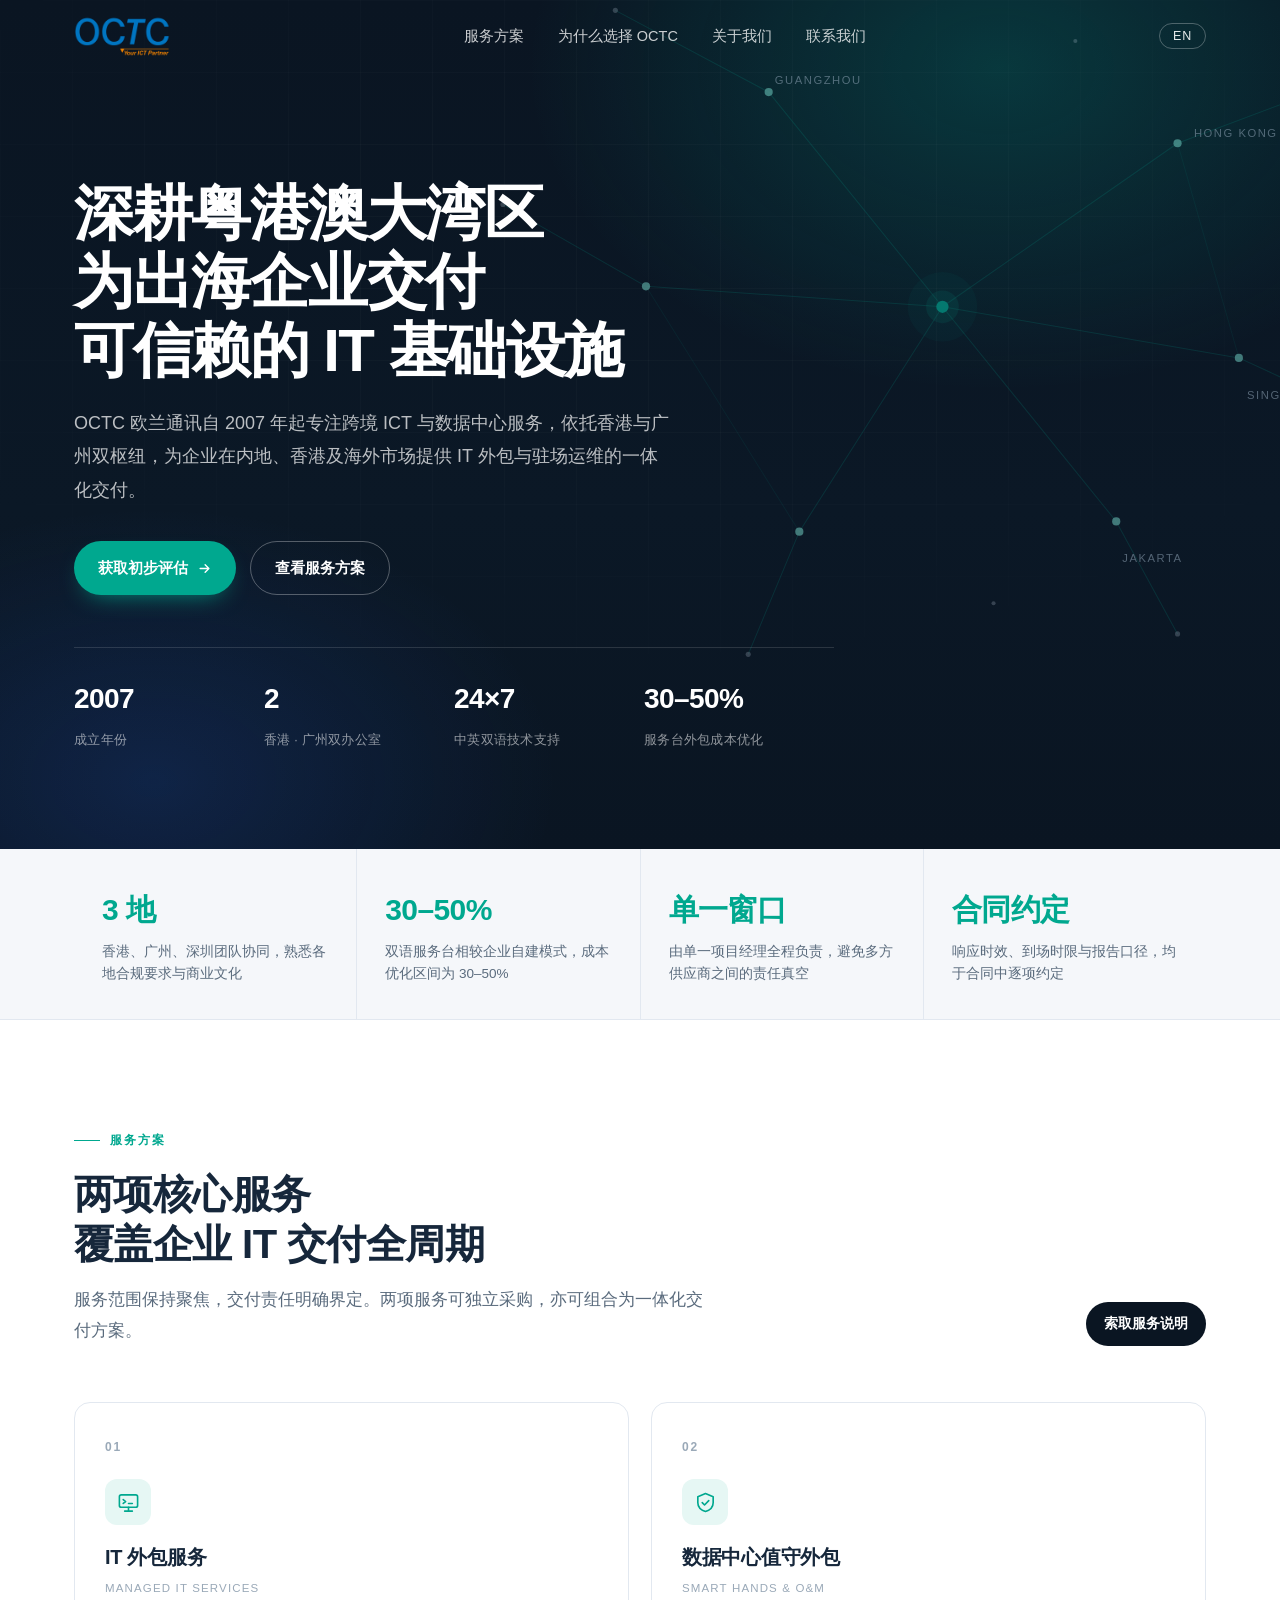
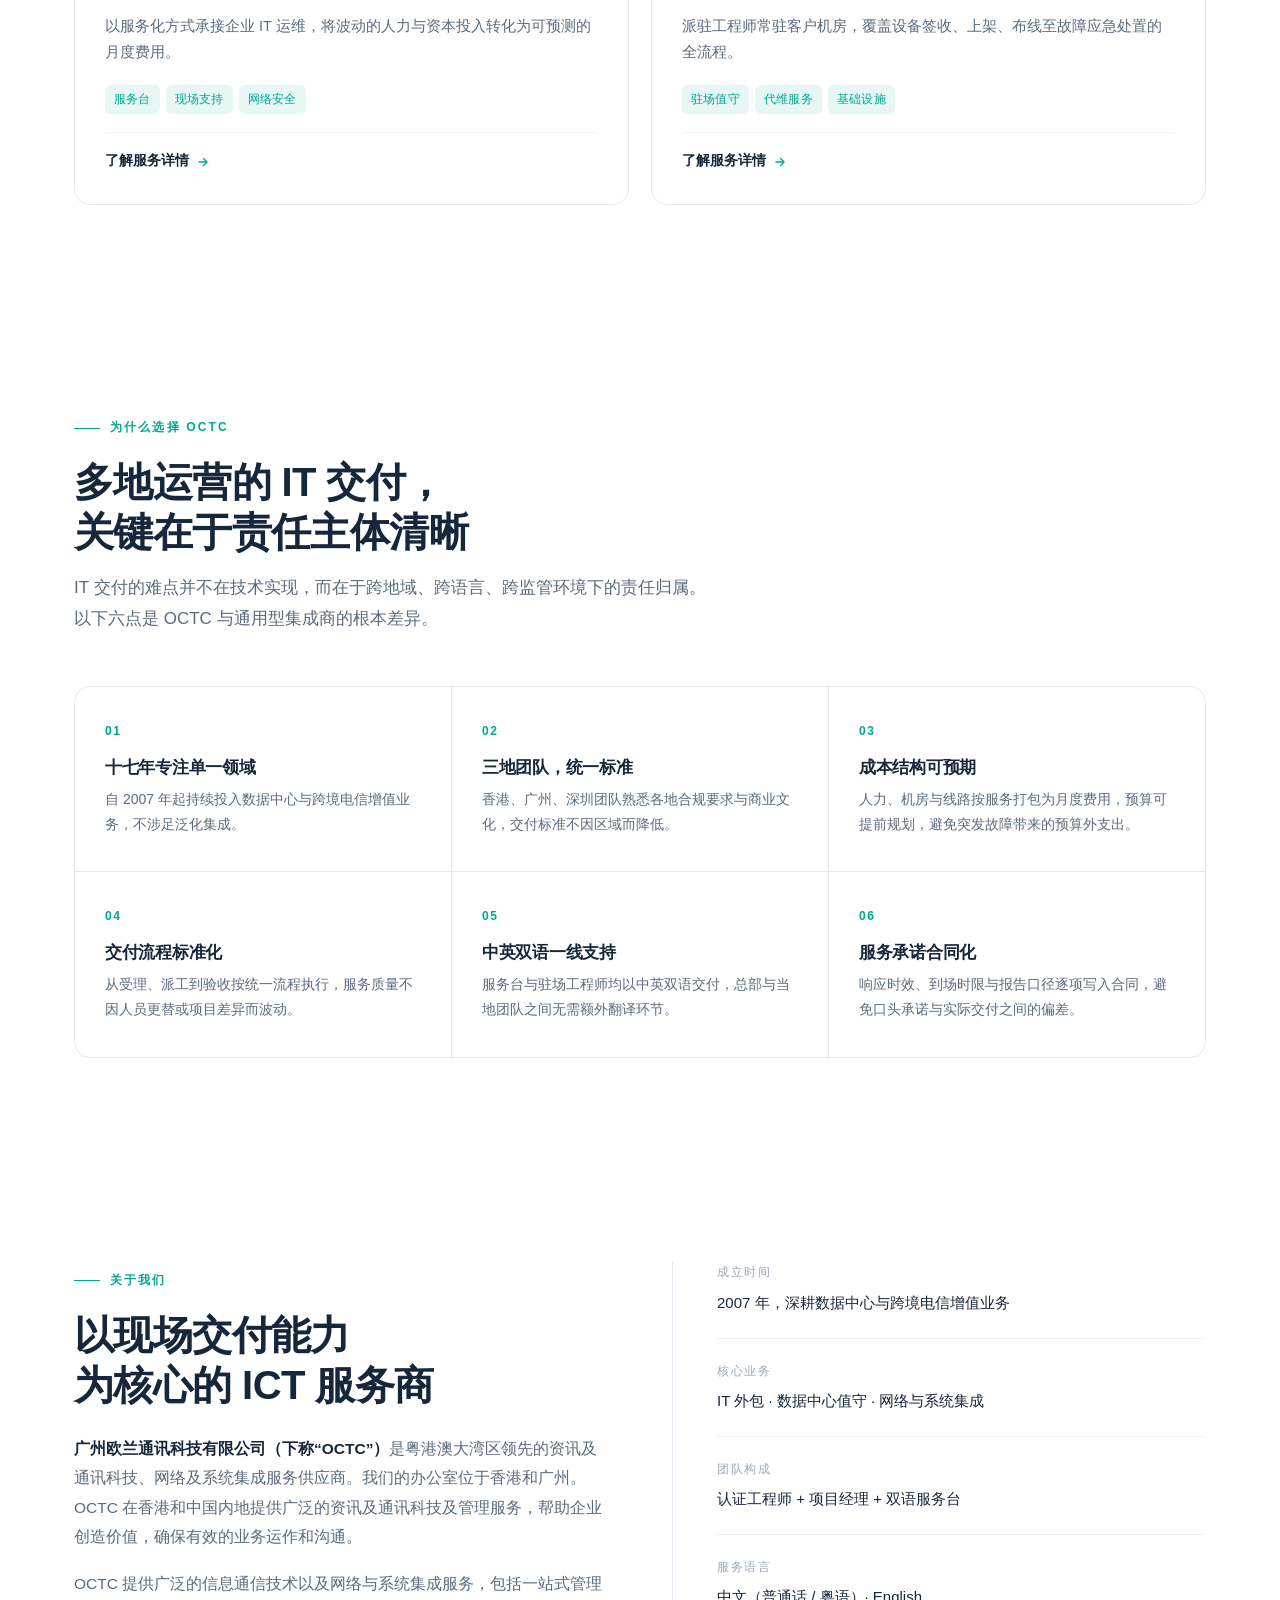
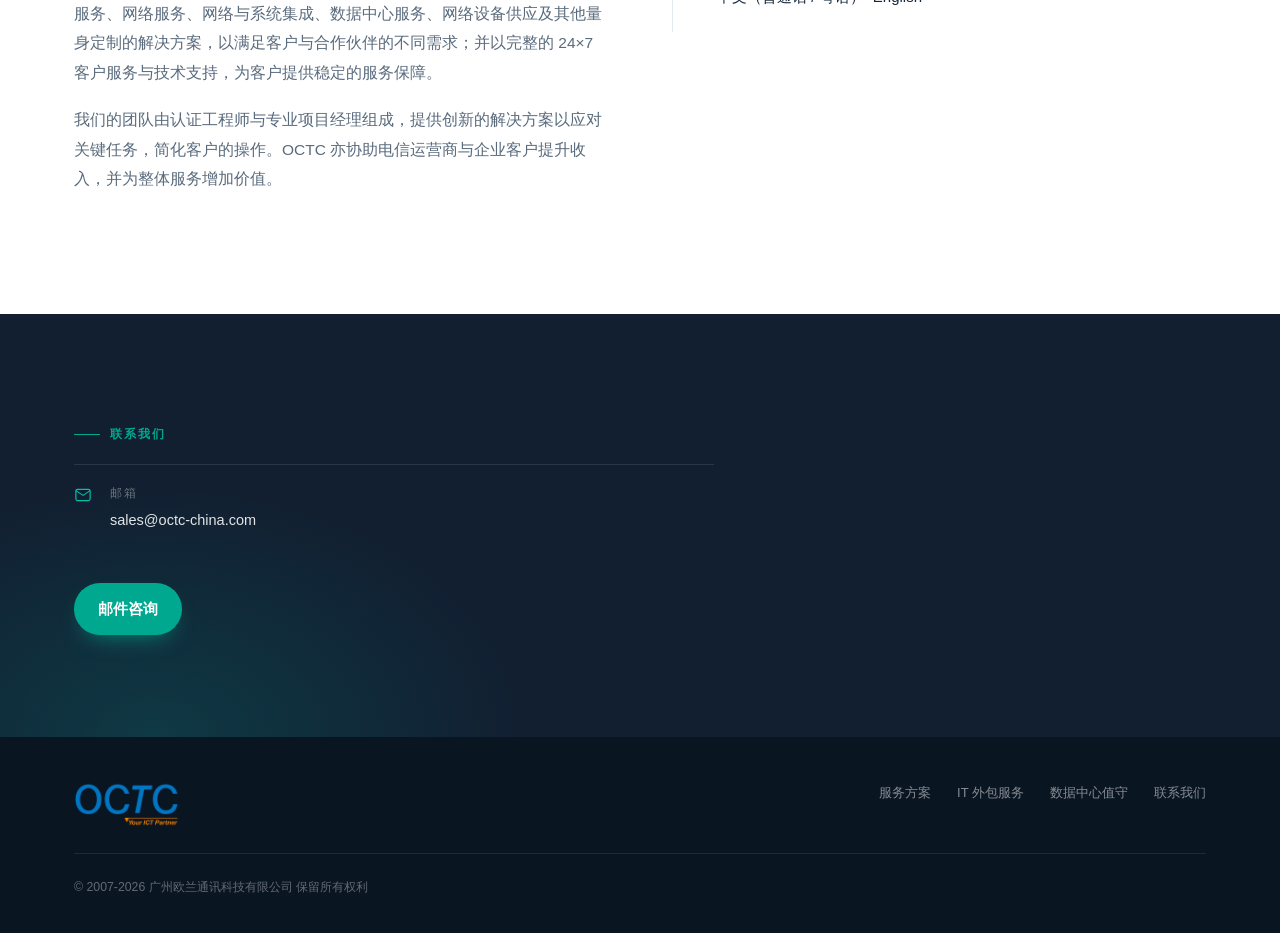
<file: index.html>
<!DOCTYPE html>
<html lang="zh-CN">
<head>
<meta charset="UTF-8">
<meta name="viewport" content="width=device-width, initial-scale=1">
<title data-zh="OCTC 欧兰通讯 | 大湾区出海企业的跨境 IT 交付伙伴" data-en="OCTC | Cross-border IT delivery partner for companies expanding from the GBA">OCTC 欧兰通讯 | 大湾区出海企业的跨境 IT 交付伙伴</title>
<meta name="description" content="OCTC 欧兰通讯成立于 2007 年，香港与广州双办公室，为出海企业提供一站式 IT 外包与数据中心值守服务，覆盖大湾区、东南亚、东北亚与北美主要节点。" data-zh="OCTC 欧兰通讯成立于 2007 年，香港与广州双办公室，为出海企业提供一站式 IT 外包与数据中心值守服务。" data-en="Founded in 2007 with offices in Hong Kong and Guangzhou, OCTC provides one-stop IT outsourcing, colocation and on-site data centre operations.">
<meta name="keywords" content="IT外包,数据中心值守,香港IDC,大湾区IT服务,出海IT支持,跨境专线,网络集成,欧兰通讯,OCTC">
<meta property="og:title" content="OCTC 欧兰通讯 | 大湾区出海企业的跨境 IT 交付伙伴">
<meta property="og:description" content="17 年跨境 ICT 与数据中心交付经验，香港 + 广州双枢纽，一支团队管住你的 IT 现场。">
<meta property="og:type" content="website">
<link rel="icon" href="data:image/svg+xml,<svg xmlns='http://www.w3.org/2000/svg' viewBox='0 0 100 100'><rect width='100' height='100' rx='22' fill='%230A1522'/><circle cx='50' cy='50' r='24' fill='none' stroke='%2300C2A8' stroke-width='7'/><circle cx='50' cy='50' r='7' fill='%2300C2A8'/></svg>">
<link rel="stylesheet" href="assets/style.css">
</head>
<body>

<header id="hdr">
  <div class="wrap bar">
    <a href="index.html" class="logo" aria-label="OCTC">
        <img src="assets/logo.png" alt="OCTC" class="logo-img">
      </a>

    <nav>
      <ul>
        <li><a href="index.html#services" data-zh="服务方案" data-en="Services">服务方案</a></li>
        <li><a href="index.html#why" data-zh="为什么选择 OCTC" data-en="Why OCTC">为什么选择 OCTC</a></li>
        <li><a href="index.html#about" data-zh="关于我们" data-en="About">关于我们</a></li>
        <li><a href="index.html#contact" data-zh="联系我们" data-en="Contact">联系我们</a></li>
      </ul>
    </nav>

    <div class="head-tools">
      <button class="lang" id="langBtn" aria-label="切换语言 / Switch language">EN</button>
      <button class="burger" id="burger" aria-label="菜单" aria-expanded="false">
        <span></span><span></span><span></span>
      </button>
    </div>
  </div>
  <div class="mobile-menu" id="mm">
    <a href="index.html#services" data-zh="服务方案" data-en="Services">服务方案</a>
    <a href="index.html#why" data-zh="为什么选择 OCTC" data-en="Why OCTC">为什么选择 OCTC</a>
    <a href="index.html#about" data-zh="关于我们" data-en="About">关于我们</a>
    <a href="index.html#contact" data-zh="联系我们" data-en="Contact">联系我们</a>
    <button class="lang" id="langBtn2" style="border:1px solid var(--line);color:var(--muted);align-self:flex-start;margin-top:8px">EN</button>
  </div>
</header>

<main id="top">

  <!-- HERO -->
  <section class="hero">
    <div class="grid-lines"></div>
    <svg class="net" viewBox="0 0 900 700" fill="none" aria-hidden="true">
      <g stroke="#00C2A8" stroke-opacity=".26" stroke-width="1">
        <path d="M470 350 L700 190 M470 350 L760 400 M470 350 L640 560 M470 350 L300 140 M470 350 L180 330 M470 350 L330 570"/>
        <path d="M700 190 L860 130 M760 400 L890 460 M640 560 L700 670 M300 140 L150 60 M180 330 L40 250 M330 570 L280 690"/>
        <path d="M700 190 L760 400 M180 330 L330 570" stroke-opacity=".12"/>
      </g>
      <g fill="#00C2A8">
        <circle cx="470" cy="350" r="6"/>
        <circle cx="470" cy="350" r="16" fill-opacity=".16"/>
        <circle cx="470" cy="350" r="34" fill-opacity=".07"/>
      </g>
      <g fill="#7FE8D8" fill-opacity=".85">
        <circle cx="700" cy="190" r="4"/><circle cx="760" cy="400" r="4"/>
        <circle cx="640" cy="560" r="4"/><circle cx="300" cy="140" r="4"/>
        <circle cx="180" cy="330" r="4"/><circle cx="330" cy="570" r="4"/>
      </g>
      <g fill="#B8C7D6" fill-opacity=".45">
        <circle cx="860" cy="130" r="2.5"/><circle cx="890" cy="460" r="2.5"/>
        <circle cx="700" cy="670" r="2.5"/><circle cx="150" cy="60" r="2.5"/>
        <circle cx="40" cy="250" r="2.5"/><circle cx="280" cy="690" r="2.5"/>
        <circle cx="600" cy="90" r="2"/><circle cx="120" cy="470" r="2"/>
        <circle cx="820" cy="270" r="2"/><circle cx="520" cy="640" r="2"/>
      </g>
      <g font-family="Helvetica,Arial" font-size="11" fill="#8FA3B5" letter-spacing="1.5">
        <text x="716" y="184">HONG KONG</text>
        <text x="306" y="132">GUANGZHOU</text>
        <text x="768" y="440">SINGAPORE</text>
        <text x="646" y="600">JAKARTA</text>
      </g>
    </svg>

    <div class="wrap">
      <div class="hero-inner">
        <h1 data-zh="深耕粤港澳大湾区<br>为出海企业交付<br>可信赖的 IT 基础设施" data-en="Rooted in the Greater Bay Area,<br>we deliver IT infrastructure<br>that companies can rely on overseas.">深耕粤港澳大湾区<br>为出海企业交付<br>可信赖的 IT 基础设施</h1>
        <p class="sub" data-zh="OCTC 欧兰通讯自 2007 年起专注跨境 ICT 与数据中心服务，依托香港与广州双枢纽，为企业在内地、香港及海外市场提供 IT 外包与驻场运维的一体化交付。" data-en="Since 2007, OCTC has focused on cross-border ICT and data centre services. With hubs in Hong Kong and Guangzhou, we deliver integrated IT outsourcing and on-site operations across the mainland, Hong Kong and overseas markets.">OCTC 欧兰通讯自 2007 年起专注跨境 ICT 与数据中心服务，依托香港与广州双枢纽，为企业在内地、香港及海外市场提供 IT 外包与驻场运维的一体化交付。</p>
        <div class="hero-cta">
          <a href="#contact" class="btn btn-primary" data-zh="获取初步评估" data-en="Request an assessment">获取初步评估
            <svg viewBox="0 0 24 24" fill="none" stroke="currentColor" stroke-width="2.2" stroke-linecap="round" stroke-linejoin="round"><path d="M5 12h13M13 6l6 6-6 6"/></svg>
          </a>
          <a href="#services" class="btn btn-ghost" data-zh="查看服务方案" data-en="Explore services">查看服务方案</a>
        </div>
        <div class="proof">
          <div><b>2007</b><span data-zh="成立年份" data-en="Established">成立年份</span></div>
          <div><b>2</b><span data-zh="香港 · 广州双办公室" data-en="Offices in HK &amp; Guangzhou">香港 · 广州双办公室</span></div>
          <div><b>24×7</b><span data-zh="中英双语技术支持" data-en="Bilingual support">中英双语技术支持</span></div>
          <div><b>30–50%</b><span data-zh="服务台外包成本优化" data-en="Helpdesk cost saving">服务台外包成本优化</span></div>
        </div>
      </div>
    </div>
  </section>

  <!-- STRIP -->
  <div class="strip">
    <div class="wrap" style="padding:0 24px">
      <div class="row">
        <div class="cell"><b data-zh="3 地" data-en="3 regions">3 地</b><p data-zh="香港、广州、深圳团队协同，熟悉各地合规要求与商业文化" data-en="Hong Kong, Guangzhou and Shenzhen teams, versed in local compliance and business culture">香港、广州、深圳团队协同，熟悉各地合规要求与商业文化</p></div>
        <div class="cell"><b>30–50%</b><p data-zh="双语服务台相较企业自建模式，成本优化区间为 30–50%" data-en="Bilingual service desk delivers 30–50% cost savings versus in-house build">双语服务台相较企业自建模式，成本优化区间为 30–50%</p></div>
        <div class="cell"><b data-zh="单一窗口" data-en="One owner">单一窗口</b><p data-zh="由单一项目经理全程负责，避免多方供应商之间的责任真空" data-en="A single project manager owns the outcome, eliminating gaps between vendors">由单一项目经理全程负责，避免多方供应商之间的责任真空</p></div>
        <div class="cell"><b data-zh="合同约定" data-en="Contractual">合同约定</b><p data-zh="响应时效、到场时限与报告口径，均于合同中逐项约定" data-en="Response times, arrival windows and reporting standards, all defined in contract">响应时效、到场时限与报告口径，均于合同中逐项约定</p></div>
      </div>
    </div>
  </div>

  <!-- SERVICES (summary) -->
  <section id="services">
    <div class="wrap">
      <div class="sec-head" data-reveal>
        <div>
          <div class="eyebrow" data-zh="服务方案" data-en="Services">服务方案</div>
          <h2 class="sec" data-zh="两项核心服务<br>覆盖企业 IT 交付全周期" data-en="Two core services<br>covering the full lifecycle of IT delivery">两项核心服务<br>覆盖企业 IT 交付全周期</h2>
          <p class="lede" data-zh="服务范围保持聚焦，交付责任明确界定。两项服务可独立采购，亦可组合为一体化交付方案。" data-en="A focused service scope with clearly defined accountability. Both services can be engaged independently or combined into an integrated delivery programme.">服务范围保持聚焦，交付责任明确界定。两项服务可独立采购，亦可组合为一体化交付方案。</p>
        </div>
        <a href="index.html#contact" class="btn btn-dark btn-sm" data-zh="索取服务说明" data-en="Request service brief">索取服务说明</a>
      </div>

      <div class="svc-grid">
        <article class="svc" data-reveal>
          <div class="no">01</div>
          <div class="ico"><svg viewBox="0 0 24 24"><rect x="2.5" y="4" width="19" height="13" rx="2"/><path d="M8 21h8M12 17v4M6.5 9l2.5 2-2.5 2M12 13h4"/></svg></div>
          <h3 data-zh="IT 外包服务" data-en="IT Outsourcing">IT 外包服务</h3>
          <div class="en">Managed IT Services</div>
          <p data-zh="以服务化方式承接企业 IT 运维，将波动的人力与资本投入转化为可预测的月度费用。" data-en="IT operations delivered as a service, converting variable staffing and capital spend into a predictable monthly fee.">以服务化方式承接企业 IT 运维，将波动的人力与资本投入转化为可预测的月度费用。</p>
          <div class="svc-tags"><span data-zh="服务台" data-en="Helpdesk">服务台</span><span data-zh="现场支持" data-en="On-site">现场支持</span><span data-zh="网络安全" data-en="Security">网络安全</span></div>
          <a class="svc-link" href="it-outsourcing.html" data-zh="了解服务详情" data-en="View service details">了解服务详情
            <svg viewBox="0 0 24 24"><path d="M5 12h13M13 6l6 6-6 6"/></svg>
          </a>
        </article>


        <article class="svc" data-reveal>
          <div class="no">02</div>
          <div class="ico"><svg viewBox="0 0 24 24"><path d="M12 2.6l8 3.4v6.2c0 4.4-3.2 7.6-8 9.2-4.8-1.6-8-4.8-8-9.2V6z"/><path d="M8.6 12.2l2.4 2.4 4.4-4.6"/></svg></div>
          <h3 data-zh="数据中心值守外包" data-en="On-site DC Operations">数据中心值守外包</h3>
          <div class="en">Smart Hands &amp; O&amp;M</div>
          <p data-zh="派驻工程师常驻客户机房，覆盖设备签收、上架、布线至故障应急处置的全流程。" data-en="Engineers stationed inside client facilities, covering everything from equipment receipt and racking to incident response.">派驻工程师常驻客户机房，覆盖设备签收、上架、布线至故障应急处置的全流程。</p>
          <div class="svc-tags"><span data-zh="驻场值守" data-en="On-site cover">驻场值守</span><span data-zh="代维服务" data-en="Managed O&amp;M">代维服务</span><span data-zh="基础设施" data-en="Facilities">基础设施</span></div>
          <a class="svc-link" href="data-centre-onsite.html" data-zh="了解服务详情" data-en="View service details">了解服务详情
            <svg viewBox="0 0 24 24"><path d="M5 12h13M13 6l6 6-6 6"/></svg>
          </a>
        </article>
      </div>
    </div>
  </section>

  <!-- WHY -->
  <section id="why">
    <div class="wrap">
      <div style="max-width:680px;margin-bottom:52px" data-reveal>
        <div class="eyebrow" data-zh="为什么选择 OCTC" data-en="Why OCTC">为什么选择 OCTC</div>
        <h2 class="sec" data-zh="多地运营的 IT 交付，<br>关键在于责任主体清晰" data-en="In multi-location IT delivery,<br>clear ownership makes the difference">多地运营的 IT 交付，<br>关键在于责任主体清晰</h2>
        <p class="lede" data-zh="IT 交付的难点并不在技术实现，而在于跨地域、跨语言、跨监管环境下的责任归属。以下六点是 OCTC 与通用型集成商的根本差异。" data-en="The difficulty in IT delivery is not technical implementation, but ownership across locations, languages and regulatory environments. These six points define how OCTC differs from generalist integrators.">IT 交付的难点并不在技术实现，而在于跨地域、跨语言、跨监管环境下的责任归属。以下六点是 OCTC 与通用型集成商的根本差异。</p>
      </div>

      <div class="why-grid">
        <div class="why-cell" data-reveal><div class="k">01</div><h3 data-zh="十七年专注单一领域" data-en="17 years in one discipline">十七年专注单一领域</h3><p data-zh="自 2007 年起持续投入数据中心与跨境电信增值业务，不涉足泛化集成。" data-en="Continuously focused on data centres and cross-border telecom services since 2007, without diversifying into general integration.">自 2007 年起持续投入数据中心与跨境电信增值业务，不涉足泛化集成。</p></div>
        <div class="why-cell" data-reveal><div class="k">02</div><h3 data-zh="三地团队，统一标准" data-en="Three regions, one standard">三地团队，统一标准</h3><p data-zh="香港、广州、深圳团队熟悉各地合规要求与商业文化，交付标准不因区域而降低。" data-en="Teams in Hong Kong, Guangzhou and Shenzhen understand local compliance and business culture; delivery standards do not vary by region.">香港、广州、深圳团队熟悉各地合规要求与商业文化，交付标准不因区域而降低。</p></div>
        <div class="why-cell" data-reveal><div class="k">03</div><h3 data-zh="成本结构可预期" data-en="Predictable cost structure">成本结构可预期</h3><p data-zh="人力、机房与线路按服务打包为月度费用，预算可提前规划，避免突发故障带来的预算外支出。" data-en="Staffing, space and circuits packaged into a monthly fee, so budgets are planned in advance without incident-driven overruns.">人力、机房与线路按服务打包为月度费用，预算可提前规划，避免突发故障带来的预算外支出。</p></div>
        <div class="why-cell" data-reveal><div class="k">04</div><h3 data-zh="交付流程标准化" data-en="Standardised delivery process">交付流程标准化</h3><p data-zh="从受理、派工到验收按统一流程执行，服务质量不因人员更替或项目差异而波动。" data-en="From intake and dispatch to acceptance, delivery follows one process, so service quality does not vary with personnel changes or project type.">从受理、派工到验收按统一流程执行，服务质量不因人员更替或项目差异而波动。</p></div>
        <div class="why-cell" data-reveal><div class="k">05</div><h3 data-zh="中英双语一线支持" data-en="Bilingual first-line support">中英双语一线支持</h3><p data-zh="服务台与驻场工程师均以中英双语交付，总部与当地团队之间无需额外翻译环节。" data-en="Service desk and on-site engineers work in Chinese and English, removing the translation layer between headquarters and local teams.">服务台与驻场工程师均以中英双语交付，总部与当地团队之间无需额外翻译环节。</p></div>
        <div class="why-cell" data-reveal><div class="k">06</div><h3 data-zh="服务承诺合同化" data-en="Commitments in contract">服务承诺合同化</h3><p data-zh="响应时效、到场时限与报告口径逐项写入合同，避免口头承诺与实际交付之间的偏差。" data-en="Response times, arrival windows and reporting standards written into contract, closing the gap between verbal commitments and delivery.">响应时效、到场时限与报告口径逐项写入合同，避免口头承诺与实际交付之间的偏差。</p></div>
      </div>
    </div>
  </section>

  <!-- ABOUT -->
  <section id="about">
    <div class="wrap">
      <div class="about-layout">
        <div data-reveal>
          <div class="eyebrow" data-zh="关于我们" data-en="About us">关于我们</div>
          <h2 class="sec" data-zh="以现场交付能力<br>为核心的 ICT 服务商" data-en="An ICT provider built<br>around on-site delivery capability">以现场交付能力<br>为核心的 ICT 服务商</h2>
          <div class="about-body" style="margin-top:24px">
            <p data-zh="<strong>广州欧兰通讯科技有限公司（下称“OCTC”）</strong>是粤港澳大湾区领先的资讯及通讯科技、网络及系统集成服务供应商。我们的办公室位于香港和广州。OCTC 在香港和中国内地提供广泛的资讯及通讯科技及管理服务，帮助企业创造价值，确保有效的业务运作和沟通。" data-en="<strong>Guangzhou OCTC Communication Technology Co., Ltd. (hereinafter “OCTC”)</strong> is a leading information and communications technology, network and systems integration service provider in the Greater Bay Area, with offices in Hong Kong and Guangzhou. OCTC delivers a broad range of ICT and management services across Hong Kong and mainland China, helping enterprises create value and maintain effective operations and communication."><strong>广州欧兰通讯科技有限公司（下称“OCTC”）</strong>是粤港澳大湾区领先的资讯及通讯科技、网络及系统集成服务供应商。我们的办公室位于香港和广州。OCTC 在香港和中国内地提供广泛的资讯及通讯科技及管理服务，帮助企业创造价值，确保有效的业务运作和沟通。</p>
            <p data-zh="OCTC 提供广泛的信息通信技术以及网络与系统集成服务，包括一站式管理服务、网络服务、网络与系统集成、数据中心服务、网络设备供应及其他量身定制的解决方案，以满足客户与合作伙伴的不同需求；并以完整的 24×7 客户服务与技术支持，为客户提供稳定的服务保障。" data-en="OCTC provides a wide range of information and communications technology, network and systems integration services — including one-stop managed services, network services, network and systems integration, data centre services, network equipment supply and other tailored solutions — to meet the varied requirements of clients and partners, backed by comprehensive 24×7 customer service and technical support.">OCTC 提供广泛的信息通信技术以及网络与系统集成服务，包括一站式管理服务、网络服务、网络与系统集成、数据中心服务、网络设备供应及其他量身定制的解决方案，以满足客户与合作伙伴的不同需求；并以完整的 24×7 客户服务与技术支持，为客户提供稳定的服务保障。</p>
            <p data-zh="我们的团队由认证工程师与专业项目经理组成，提供创新的解决方案以应对关键任务，简化客户的操作。OCTC 亦协助电信运营商与企业客户提升收入，并为整体服务增加价值。" data-en="Our team of certified engineers and professional project managers delivers innovative solutions for mission-critical requirements, simplifying our clients' operations. OCTC also helps carriers and enterprise clients improve revenue and adds value to the overall service.">我们的团队由认证工程师与专业项目经理组成，提供创新的解决方案以应对关键任务，简化客户的操作。OCTC 亦协助电信运营商与企业客户提升收入，并为整体服务增加价值。</p>
          </div>
        </div>

        <aside class="about-side" data-reveal>
          <dl>
            <div class="side-item"><dt data-zh="成立时间" data-en="Founded">成立时间</dt><dd data-zh="2007 年，深耕数据中心与跨境电信增值业务" data-en="2007 — data centres and cross-border telecom services">2007 年，深耕数据中心与跨境电信增值业务</dd></div>
            <div class="side-item"><dt data-zh="核心业务" data-en="Core lines">核心业务</dt><dd data-zh="IT 外包 · 数据中心值守 · 网络与系统集成" data-en="IT outsourcing · On-site DC operations · Network &amp; systems integration">IT 外包 · 数据中心值守 · 网络与系统集成</dd></div>
            <div class="side-item"><dt data-zh="团队构成" data-en="Team">团队构成</dt><dd data-zh="认证工程师 + 项目经理 + 双语服务台" data-en="Certified engineers, project managers and a bilingual service desk">认证工程师 + 项目经理 + 双语服务台</dd></div>
            <div class="side-item"><dt data-zh="服务语言" data-en="Languages">服务语言</dt><dd data-zh="中文（普通话 / 粤语）· English" data-en="Chinese (Mandarin / Cantonese) · English">中文（普通话 / 粤语）· English</dd></div>
          </dl>
        </aside>
      </div>
    </div>
  </section>

  <!-- CONTACT -->
  <section class="contact" id="contact">
    <div class="wrap">
      <div class="contact-grid">
        <div class="contact-left" data-reveal>
          <div class="eyebrow" data-zh="联系我们" data-en="Contact">联系我们</div>

          <div class="c-item">
            <div class="ci"><svg viewBox="0 0 24 24"><rect x="2.5" y="4.5" width="19" height="15" rx="2.4"/><path d="M3 6.5l9 6 9-6"/></svg></div>
            <div>
              <small data-zh="邮箱" data-en="Email">邮箱</small>
              <a href="mailto:sales@octc-china.com">sales@octc-china.com</a>
            </div>
          </div>

          <a class="btn btn-primary mail-cta" href="mailto:sales@octc-china.com" data-zh="邮件咨询" data-en="Contact by email">邮件咨询</a>
        </div>
      </div>
    </div>
  </section>
</main>

<footer>
  <div class="wrap">
    <div class="f-top">
      <div class="logo">
          <img src="assets/logo.png" alt="OCTC" class="logo-img">
        </div>
      <div class="f-links">
        <a href="index.html#services" data-zh="服务方案" data-en="Services">服务方案</a>
        <a href="it-outsourcing.html" data-zh="IT 外包服务" data-en="IT Outsourcing">IT 外包服务</a>
        <a href="data-centre-onsite.html" data-zh="数据中心值守" data-en="On-site operations">数据中心值守</a>
        <a href="index.html#contact" data-zh="联系我们" data-en="Contact">联系我们</a>
      </div>
    </div>
    <div class="f-bot">
      <span data-zh="© 2007-2026 广州欧兰通讯科技有限公司 保留所有权利" data-en="© 2007-2026 Guangzhou OCTC Communication Technology Co., Ltd. All rights reserved.">© 2007-2026 广州欧兰通讯科技有限公司 保留所有权利</span>
    </div>
  </div>
</footer>

<script src="assets/app.js"></script>
</body>
</html>
</file>
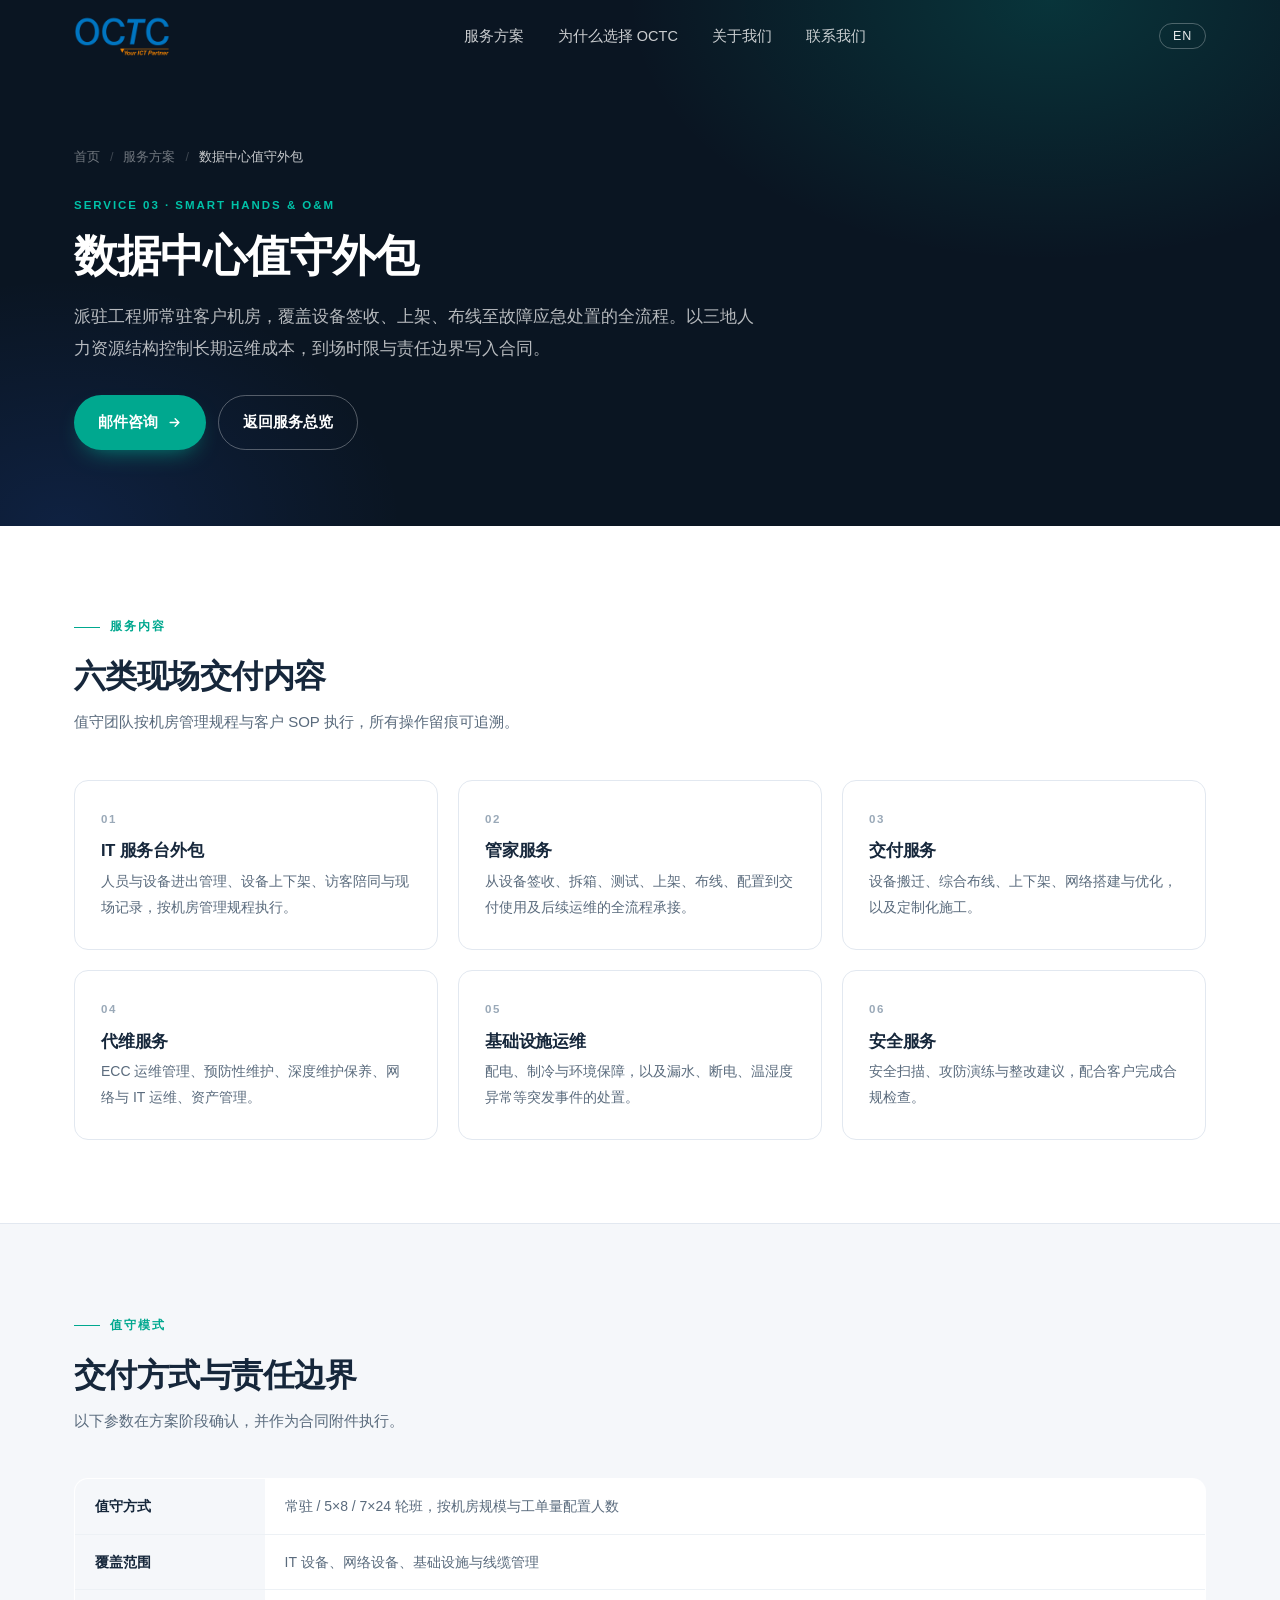
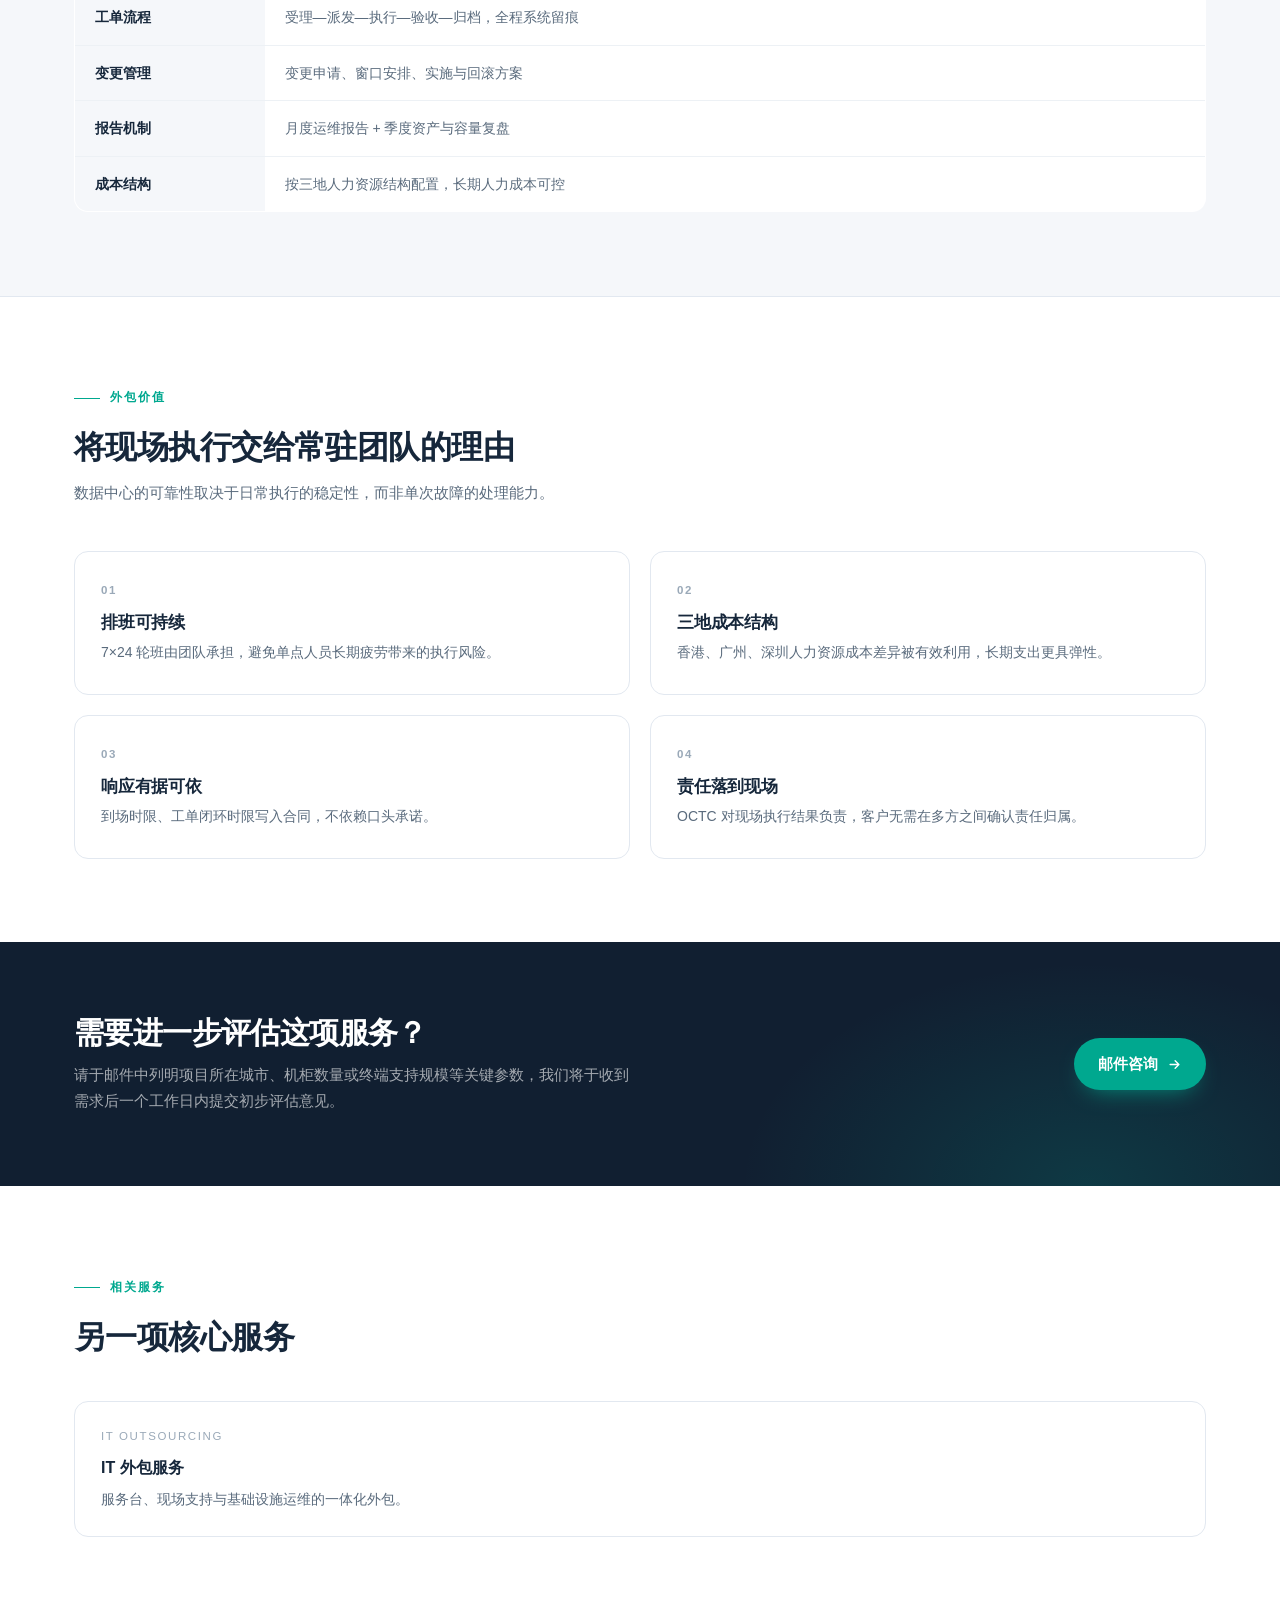
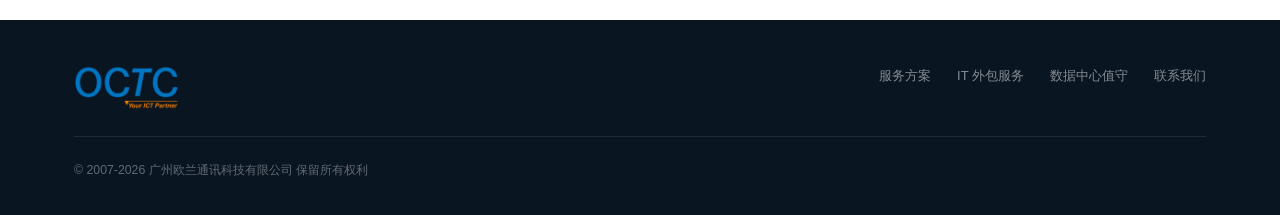
<file: data-centre-onsite.html>
<!DOCTYPE html>
<html lang="zh-CN">
<head>
<meta charset="UTF-8">
<meta name="viewport" content="width=device-width, initial-scale=1">
<title data-zh="数据中心值守外包 | OCTC 欧兰通讯" data-en="On-site Data Centre Operations | OCTC">数据中心值守外包 | OCTC 欧兰通讯</title>
<meta name="description" content="OCTC 数据中心值守外包：驻场工程师、管家服务、设备搬迁与综合布线、ECC 代维、基础设施运维与安全服务，7×24 轮班，到场时限写入合同。" data-zh="OCTC 数据中心值守外包：驻场工程师、管家服务、设备搬迁与综合布线、ECC 代维、基础设施运维与安全服务，7×24 轮班，到场时限写入合同。" data-en="OCTC on-site data centre operations: resident engineers, concierge service, relocation and cabling, ECC managed O&M, facility operations and security services.">
<meta name="keywords" content="IT外包,数据中心值守,香港IDC,大湾区IT服务,跨境专线,网络集成,欧兰通讯,OCTC">
<meta property="og:title" content="数据中心值守外包 | OCTC 欧兰通讯">
<meta property="og:description" content="OCTC 数据中心值守外包：驻场工程师、管家服务、设备搬迁与综合布线、ECC 代维、基础设施运维与安全服务，7×24 轮班，到场时限写入合同。">
<meta property="og:type" content="article">
<link rel="icon" href="data:image/svg+xml,<svg xmlns='http://www.w3.org/2000/svg' viewBox='0 0 100 100'><rect width='100' height='100' rx='22' fill='%230A1522'/><circle cx='50' cy='50' r='24' fill='none' stroke='%2300C2A8' stroke-width='7'/><circle cx='50' cy='50' r='7' fill='%2300C2A8'/></svg>">
<link rel="stylesheet" href="assets/style.css">
</head>
<body>

<header id="hdr">
  <div class="wrap bar">
    <a href="index.html" class="logo" aria-label="OCTC">
        <img src="assets/logo.png" alt="OCTC" class="logo-img">
      </a>

    <nav>
      <ul>
        <li><a href="index.html#services" data-zh="服务方案" data-en="Services">服务方案</a></li>
        <li><a href="index.html#why" data-zh="为什么选择 OCTC" data-en="Why OCTC">为什么选择 OCTC</a></li>
        <li><a href="index.html#about" data-zh="关于我们" data-en="About">关于我们</a></li>
        <li><a href="index.html#contact" data-zh="联系我们" data-en="Contact">联系我们</a></li>
      </ul>
    </nav>

    <div class="head-tools">
      <button class="lang" id="langBtn" aria-label="切换语言 / Switch language">EN</button>
      <button class="burger" id="burger" aria-label="菜单" aria-expanded="false">
        <span></span><span></span><span></span>
      </button>
    </div>
  </div>
  <div class="mobile-menu" id="mm">
    <a href="index.html#services" data-zh="服务方案" data-en="Services">服务方案</a>
    <a href="index.html#why" data-zh="为什么选择 OCTC" data-en="Why OCTC">为什么选择 OCTC</a>
    <a href="index.html#about" data-zh="关于我们" data-en="About">关于我们</a>
    <a href="index.html#contact" data-zh="联系我们" data-en="Contact">联系我们</a>
    <button class="lang" id="langBtn2" style="border:1px solid var(--line);color:var(--muted);align-self:flex-start;margin-top:8px">EN</button>
  </div>
</header>

<main>
  <section class="page-hero">
    <div class="wrap">
      <div class="crumb"><a href="index.html" data-zh="首页" data-en="Home">首页</a><i>/</i><a href="index.html#services" data-zh="服务方案" data-en="Services">服务方案</a><i>/</i><b data-zh="数据中心值守外包" data-en="On-site DC Operations">数据中心值守外包</b></div>
      <div class="kicker">SERVICE 03 · SMART HANDS &amp; O&M</div>
      <h1 data-zh="数据中心值守外包" data-en="On-site DC Operations">数据中心值守外包</h1>
      <p class="lead" data-zh="派驻工程师常驻客户机房，覆盖设备签收、上架、布线至故障应急处置的全流程。以三地人力资源结构控制长期运维成本，到场时限与责任边界写入合同。" data-en="Engineers stationed inside client facilities, covering everything from equipment receipt and racking to incident response. Long-term operating cost is controlled through the three-region labour structure, with arrival windows and accountability defined in contract.">派驻工程师常驻客户机房，覆盖设备签收、上架、布线至故障应急处置的全流程。以三地人力资源结构控制长期运维成本，到场时限与责任边界写入合同。</p>
      <div class="hero-cta">
        <a href="mailto:sales@octc-china.com" class="btn btn-primary" data-zh="邮件咨询" data-en="Contact by email">邮件咨询 <svg viewBox="0 0 24 24" fill="none" stroke="currentColor" stroke-width="2.2" stroke-linecap="round" stroke-linejoin="round"><path d="M5 12h13M13 6l6 6-6 6"/></svg></a>
        <a href="index.html#services" class="btn btn-ghost" data-zh="返回服务总览" data-en="Back to services">返回服务总览</a>
      </div>
    </div>
  </section>
  <section class="detail-sec">
    <div class="wrap">
      <div class="detail-head" data-reveal>
        <div class="eyebrow" data-zh="服务内容" data-en="Scope of service">服务内容</div>
        <h2 data-zh="六类现场交付内容" data-en="Six on-site delivery areas">六类现场交付内容</h2>
        <p data-zh="值守团队按机房管理规程与客户 SOP 执行，所有操作留痕可追溯。" data-en="The on-site team works to facility procedures and client SOPs, with every operation recorded and traceable.">值守团队按机房管理规程与客户 SOP 执行，所有操作留痕可追溯。</p>
      </div>
      <div class="cards-3">
        <div class="dcard" data-reveal><div class="n">01</div><h3 data-zh="IT 服务台外包" data-en="Service desk outsourcing">IT 服务台外包</h3><p data-zh="人员与设备进出管理、设备上下架、访客陪同与现场记录，按机房管理规程执行。" data-en="Access control for personnel and equipment, racking and de-racking, visitor escorting and on-site records, executed to facility procedures.">人员与设备进出管理、设备上下架、访客陪同与现场记录，按机房管理规程执行。</p></div>
        <div class="dcard" data-reveal><div class="n">02</div><h3 data-zh="管家服务" data-en="Concierge service">管家服务</h3><p data-zh="从设备签收、拆箱、测试、上架、布线、配置到交付使用及后续运维的全流程承接。" data-en="End-to-end handling from equipment receipt, unpacking, testing, racking, cabling and configuration through to handover and ongoing operations.">从设备签收、拆箱、测试、上架、布线、配置到交付使用及后续运维的全流程承接。</p></div>
        <div class="dcard" data-reveal><div class="n">03</div><h3 data-zh="交付服务" data-en="Delivery services">交付服务</h3><p data-zh="设备搬迁、综合布线、上下架、网络搭建与优化，以及定制化施工。" data-en="Equipment relocation, structured cabling, racking, network build and tuning, plus customised works.">设备搬迁、综合布线、上下架、网络搭建与优化，以及定制化施工。</p></div>
        <div class="dcard" data-reveal><div class="n">04</div><h3 data-zh="代维服务" data-en="Managed O&amp;M">代维服务</h3><p data-zh="ECC 运维管理、预防性维护、深度维护保养、网络与 IT 运维、资产管理。" data-en="ECC operations, preventive maintenance, deep maintenance, network and IT operations, and asset management.">ECC 运维管理、预防性维护、深度维护保养、网络与 IT 运维、资产管理。</p></div>
        <div class="dcard" data-reveal><div class="n">05</div><h3 data-zh="基础设施运维" data-en="Facility operations">基础设施运维</h3><p data-zh="配电、制冷与环境保障，以及漏水、断电、温湿度异常等突发事件的处置。" data-en="Power, cooling and environmental assurance, with response to leaks, outages and temperature or humidity excursions.">配电、制冷与环境保障，以及漏水、断电、温湿度异常等突发事件的处置。</p></div>
        <div class="dcard" data-reveal><div class="n">06</div><h3 data-zh="安全服务" data-en="Security services">安全服务</h3><p data-zh="安全扫描、攻防演练与整改建议，配合客户完成合规检查。" data-en="Security scanning, red-team exercises and remediation advice, supporting client compliance reviews.">安全扫描、攻防演练与整改建议，配合客户完成合规检查。</p></div>
      </div>
    </div>
  </section>
  <section class="detail-sec alt">
    <div class="wrap">
      <div class="detail-head" data-reveal>
        <div class="eyebrow" data-zh="值守模式" data-en="Operating model">值守模式</div>
        <h2 data-zh="交付方式与责任边界" data-en="Delivery model and boundaries of accountability">交付方式与责任边界</h2>
        <p data-zh="以下参数在方案阶段确认，并作为合同附件执行。" data-en="The parameters below are agreed at proposal stage and executed as contract schedules.">以下参数在方案阶段确认，并作为合同附件执行。</p>
      </div>
      <div data-reveal>
        <table class="spec">
          <tr><th data-zh="值守方式" data-en="Coverage model">值守方式</th><td data-zh="常驻 / 5×8 / 7×24 轮班，按机房规模与工单量配置人数" data-en="Resident, 5×8 or 7×24 shift cover, staffed to facility size and ticket volume">常驻 / 5×8 / 7×24 轮班，按机房规模与工单量配置人数</td></tr>
          <tr><th data-zh="覆盖范围" data-en="Scope">覆盖范围</th><td data-zh="IT 设备、网络设备、基础设施与线缆管理" data-en="IT equipment, network devices, facility infrastructure and cabling">IT 设备、网络设备、基础设施与线缆管理</td></tr>
          <tr><th data-zh="工单流程" data-en="Ticket workflow">工单流程</th><td data-zh="受理—派发—执行—验收—归档，全程系统留痕" data-en="Intake, dispatch, execution, acceptance and archiving, fully logged">受理—派发—执行—验收—归档，全程系统留痕</td></tr>
          <tr><th data-zh="变更管理" data-en="Change management">变更管理</th><td data-zh="变更申请、窗口安排、实施与回滚方案" data-en="Change requests, window scheduling, implementation and rollback plans">变更申请、窗口安排、实施与回滚方案</td></tr>
          <tr><th data-zh="报告机制" data-en="Reporting">报告机制</th><td data-zh="月度运维报告 + 季度资产与容量复盘" data-en="Monthly operations report plus quarterly asset and capacity review">月度运维报告 + 季度资产与容量复盘</td></tr>
          <tr><th data-zh="成本结构" data-en="Cost structure">成本结构</th><td data-zh="按三地人力资源结构配置，长期人力成本可控" data-en="Staffed to the cost structure of the three regions, keeping long-term labour cost controlled">按三地人力资源结构配置，长期人力成本可控</td></tr>
        </table>
      </div>
    </div>
  </section>
  <section class="detail-sec">
    <div class="wrap">
      <div class="detail-head" data-reveal>
        <div class="eyebrow" data-zh="外包价值" data-en="Value of outsourcing">外包价值</div>
        <h2 data-zh="将现场执行交给常驻团队的理由" data-en="Why on-site execution belongs with a resident team">将现场执行交给常驻团队的理由</h2>
        <p data-zh="数据中心的可靠性取决于日常执行的稳定性，而非单次故障的处理能力。" data-en="Data centre reliability depends on the consistency of daily execution rather than on any single incident response.">数据中心的可靠性取决于日常执行的稳定性，而非单次故障的处理能力。</p>
      </div>
      <div class="cards-2">
        <div class="dcard" data-reveal><div class="n">01</div><h3 data-zh="排班可持续" data-en="Sustainable rosters">排班可持续</h3><p data-zh="7×24 轮班由团队承担，避免单点人员长期疲劳带来的执行风险。" data-en="7×24 shift cover is carried by a team, avoiding the execution risk of long-term single-person fatigue.">7×24 轮班由团队承担，避免单点人员长期疲劳带来的执行风险。</p></div>
        <div class="dcard" data-reveal><div class="n">02</div><h3 data-zh="三地成本结构" data-en="Three-region cost base">三地成本结构</h3><p data-zh="香港、广州、深圳人力资源成本差异被有效利用，长期支出更具弹性。" data-en="Labour cost differences across Hong Kong, Guangzhou and Shenzhen are used to keep long-term spend flexible.">香港、广州、深圳人力资源成本差异被有效利用，长期支出更具弹性。</p></div>
        <div class="dcard" data-reveal><div class="n">03</div><h3 data-zh="响应有据可依" data-en="Defined response">响应有据可依</h3><p data-zh="到场时限、工单闭环时限写入合同，不依赖口头承诺。" data-en="Arrival and closure times are contractual rather than verbal commitments.">到场时限、工单闭环时限写入合同，不依赖口头承诺。</p></div>
        <div class="dcard" data-reveal><div class="n">04</div><h3 data-zh="责任落到现场" data-en="Accountability on site">责任落到现场</h3><p data-zh="OCTC 对现场执行结果负责，客户无需在多方之间确认责任归属。" data-en="OCTC is accountable for on-site execution, so clients need not arbitrate responsibility between parties.">OCTC 对现场执行结果负责，客户无需在多方之间确认责任归属。</p></div>
      </div>
    </div>
  </section>
  <section class="cta-band">
    <div class="wrap">
      <div>
        <h2 data-zh="需要进一步评估这项服务？" data-en="Need a closer assessment of this service?">需要进一步评估这项服务？</h2>
        <p data-zh="请于邮件中列明项目所在城市、机柜数量或终端支持规模等关键参数，我们将于收到需求后一个工作日内提交初步评估意见。" data-en="Set out the key parameters — city, rack count or number of supported endpoints — and we will submit a preliminary assessment within one business day.">请于邮件中列明项目所在城市、机柜数量或终端支持规模等关键参数，我们将于收到需求后一个工作日内提交初步评估意见。</p>
      </div>
      <a href="mailto:sales@octc-china.com" class="btn btn-primary" data-zh="邮件咨询" data-en="Contact by email">邮件咨询 <svg viewBox="0 0 24 24" fill="none" stroke="currentColor" stroke-width="2.2" stroke-linecap="round" stroke-linejoin="round"><path d="M5 12h13M13 6l6 6-6 6"/></svg></a>
    </div>
  </section>
  <section class="detail-sec">
    <div class="wrap">
      <div class="detail-head" data-reveal>
        <div class="eyebrow" data-zh="相关服务" data-en="Related services">相关服务</div>
        <h2 data-zh="另一项核心服务" data-en="The other core service">另一项核心服务</h2>
      </div>
      <div class="next-svc single" data-reveal>
        <a href="it-outsourcing.html"><small data-zh="IT Outsourcing" data-en="Managed IT Services">IT Outsourcing</small><b data-zh="IT 外包服务" data-en="IT Outsourcing">IT 外包服务</b><p data-zh="服务台、现场支持与基础设施运维的一体化外包。" data-en="Helpdesk, on-site support and infrastructure operations as one managed service.">服务台、现场支持与基础设施运维的一体化外包。</p></a>
      </div>
    </div>
  </section>
</main>

<footer>
  <div class="wrap">
    <div class="f-top">
      <div class="logo">
          <img src="assets/logo.png" alt="OCTC" class="logo-img">
        </div>
      <div class="f-links">
        <a href="index.html#services" data-zh="服务方案" data-en="Services">服务方案</a>
        <a href="it-outsourcing.html" data-zh="IT 外包服务" data-en="IT Outsourcing">IT 外包服务</a>
        <a href="data-centre-onsite.html" data-zh="数据中心值守" data-en="On-site operations">数据中心值守</a>
        <a href="index.html#contact" data-zh="联系我们" data-en="Contact">联系我们</a>
      </div>
    </div>
    <div class="f-bot">
      <span data-zh="© 2007-2026 广州欧兰通讯科技有限公司 保留所有权利" data-en="© 2007-2026 Guangzhou OCTC Communication Technology Co., Ltd. All rights reserved.">© 2007-2026 广州欧兰通讯科技有限公司 保留所有权利</span>
    </div>
  </div>
</footer>

<script src="assets/app.js"></script>
</body>
</html>
</file>
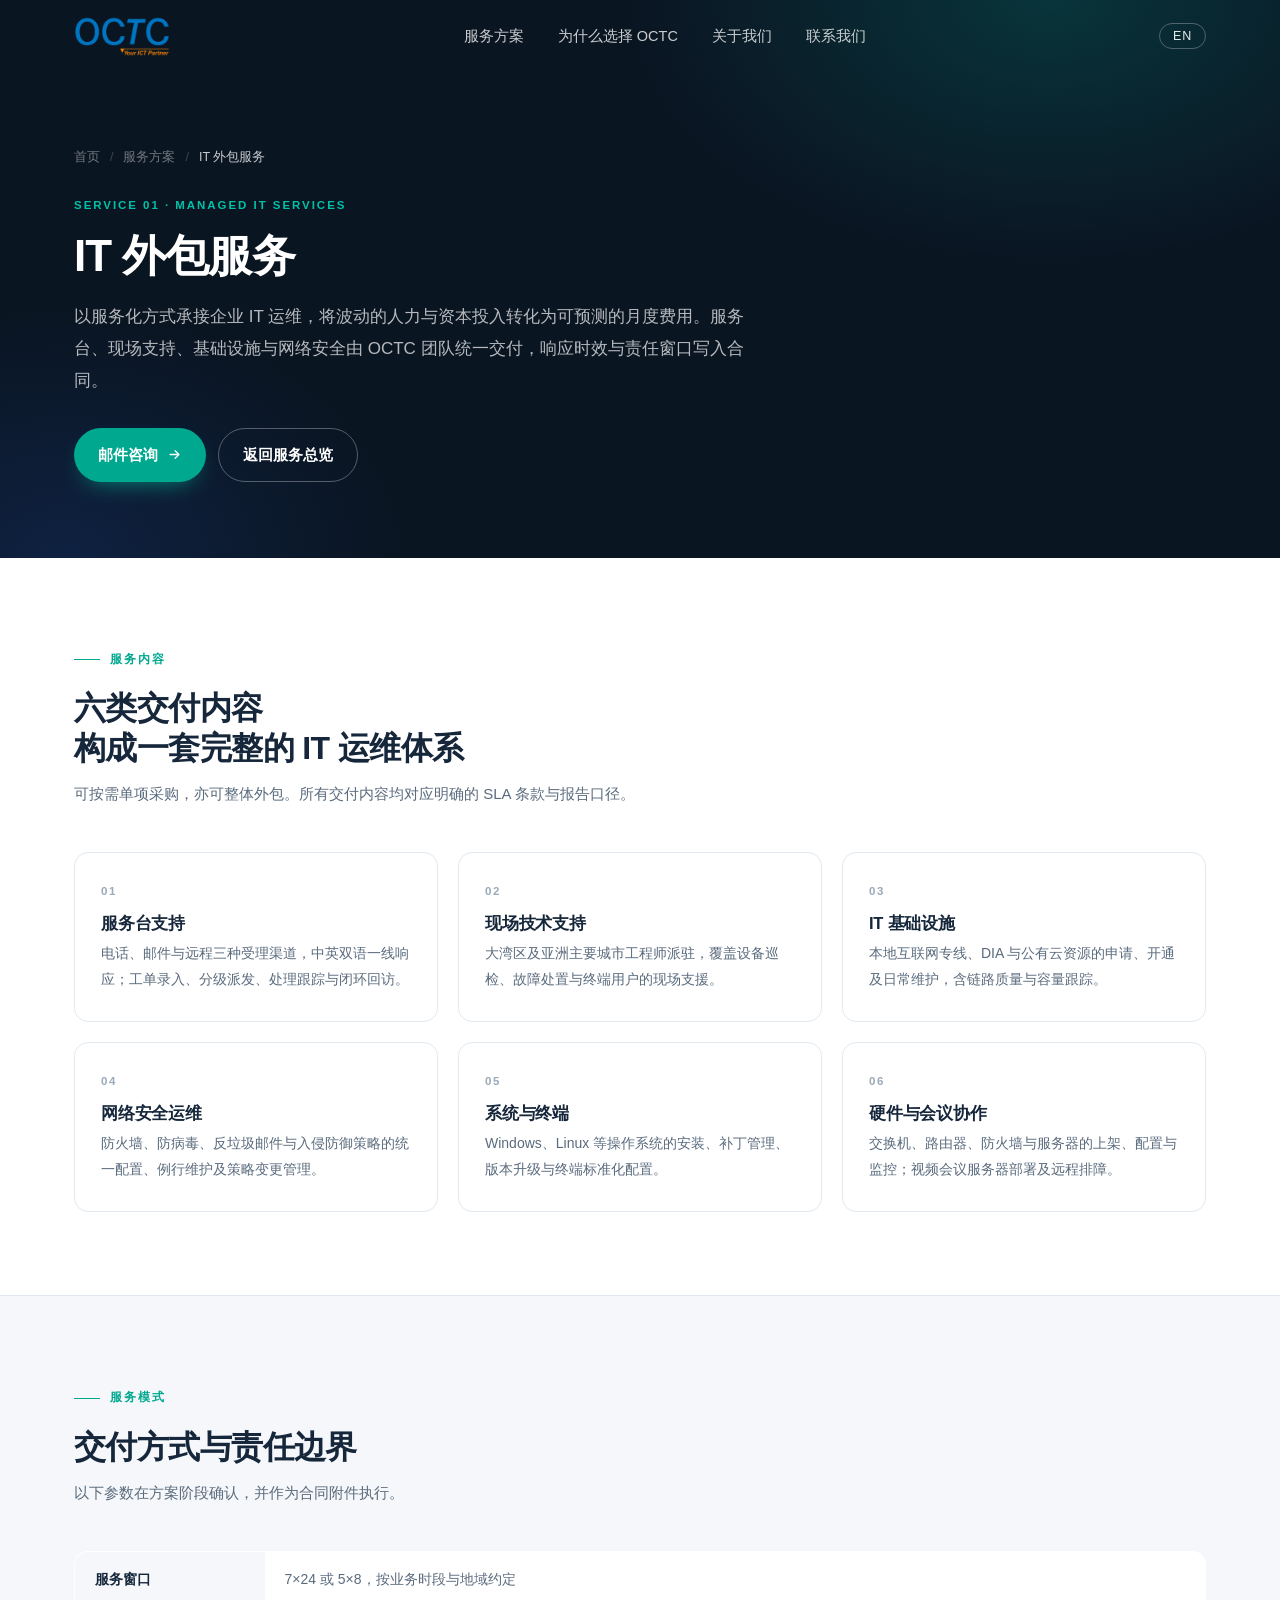
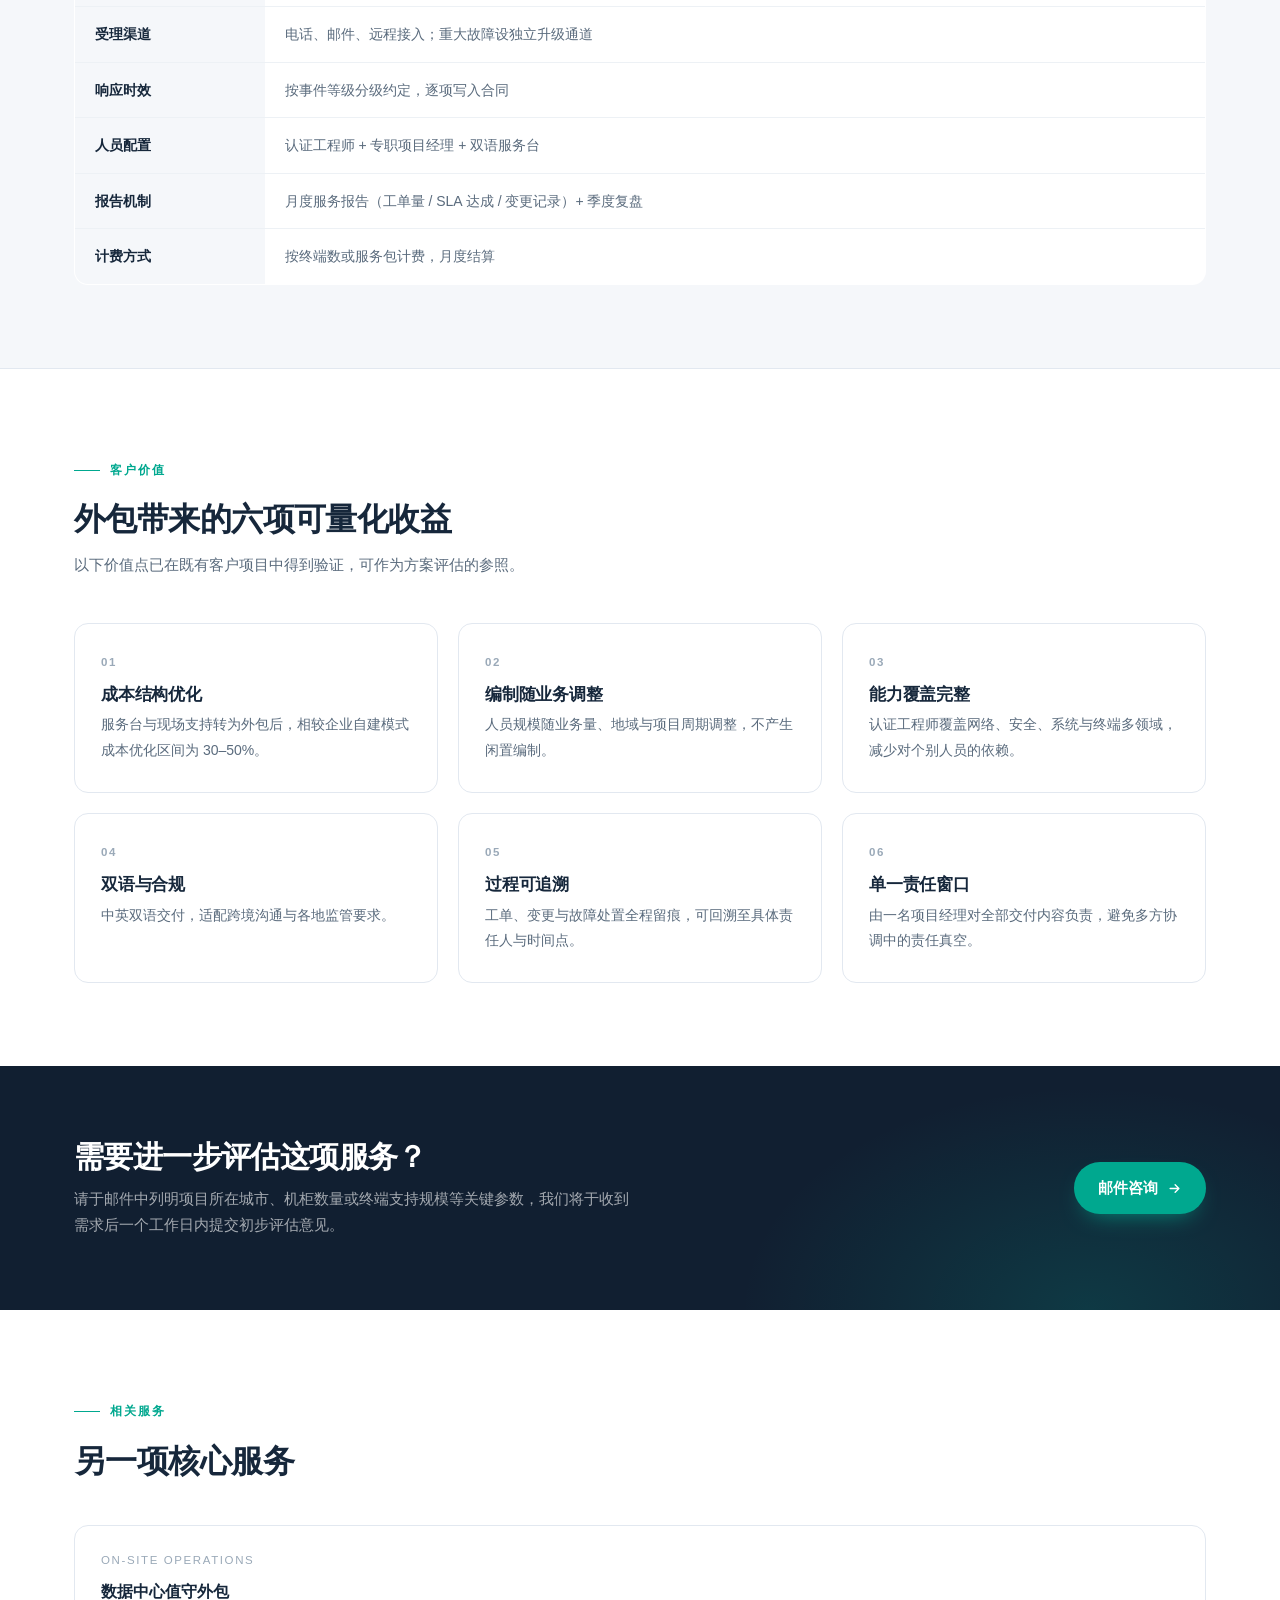
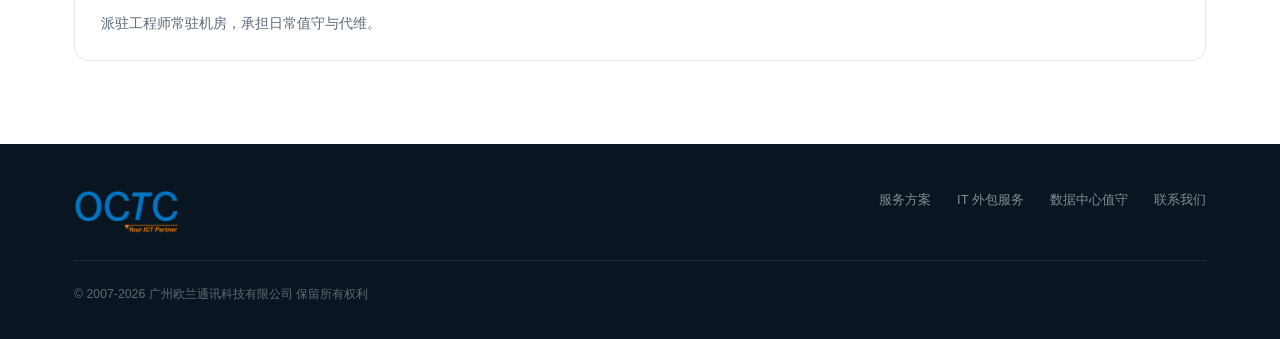
<file: it-outsourcing.html>
<!DOCTYPE html>
<html lang="zh-CN">
<head>
<meta charset="UTF-8">
<meta name="viewport" content="width=device-width, initial-scale=1">
<title data-zh="IT 外包服务 | OCTC 欧兰通讯" data-en="IT Outsourcing | OCTC">IT 外包服务 | OCTC 欧兰通讯</title>
<meta name="description" content="OCTC 提供一站式 IT 外包服务：中英双语服务台、现场技术支持、IT 基础设施、网络安全运维、系统与硬件管理，响应时效与 SLA 写入合同。" data-zh="OCTC 提供一站式 IT 外包服务：中英双语服务台、现场技术支持、IT 基础设施、网络安全运维、系统与硬件管理，响应时效与 SLA 写入合同。" data-en="OCTC provides managed IT services: bilingual helpdesk, on-site support, IT infrastructure, security operations and hardware management, with SLAs defined in contract.">
<meta name="keywords" content="IT外包,数据中心值守,香港IDC,大湾区IT服务,跨境专线,网络集成,欧兰通讯,OCTC">
<meta property="og:title" content="IT 外包服务 | OCTC 欧兰通讯">
<meta property="og:description" content="OCTC 提供一站式 IT 外包服务：中英双语服务台、现场技术支持、IT 基础设施、网络安全运维、系统与硬件管理，响应时效与 SLA 写入合同。">
<meta property="og:type" content="article">
<link rel="icon" href="data:image/svg+xml,<svg xmlns='http://www.w3.org/2000/svg' viewBox='0 0 100 100'><rect width='100' height='100' rx='22' fill='%230A1522'/><circle cx='50' cy='50' r='24' fill='none' stroke='%2300C2A8' stroke-width='7'/><circle cx='50' cy='50' r='7' fill='%2300C2A8'/></svg>">
<link rel="stylesheet" href="assets/style.css">
</head>
<body>

<header id="hdr">
  <div class="wrap bar">
    <a href="index.html" class="logo" aria-label="OCTC">
        <img src="assets/logo.png" alt="OCTC" class="logo-img">
      </a>

    <nav>
      <ul>
        <li><a href="index.html#services" data-zh="服务方案" data-en="Services">服务方案</a></li>
        <li><a href="index.html#why" data-zh="为什么选择 OCTC" data-en="Why OCTC">为什么选择 OCTC</a></li>
        <li><a href="index.html#about" data-zh="关于我们" data-en="About">关于我们</a></li>
        <li><a href="index.html#contact" data-zh="联系我们" data-en="Contact">联系我们</a></li>
      </ul>
    </nav>

    <div class="head-tools">
      <button class="lang" id="langBtn" aria-label="切换语言 / Switch language">EN</button>
      <button class="burger" id="burger" aria-label="菜单" aria-expanded="false">
        <span></span><span></span><span></span>
      </button>
    </div>
  </div>
  <div class="mobile-menu" id="mm">
    <a href="index.html#services" data-zh="服务方案" data-en="Services">服务方案</a>
    <a href="index.html#why" data-zh="为什么选择 OCTC" data-en="Why OCTC">为什么选择 OCTC</a>
    <a href="index.html#about" data-zh="关于我们" data-en="About">关于我们</a>
    <a href="index.html#contact" data-zh="联系我们" data-en="Contact">联系我们</a>
    <button class="lang" id="langBtn2" style="border:1px solid var(--line);color:var(--muted);align-self:flex-start;margin-top:8px">EN</button>
  </div>
</header>

<main>
  <section class="page-hero">
    <div class="wrap">
      <div class="crumb"><a href="index.html" data-zh="首页" data-en="Home">首页</a><i>/</i><a href="index.html#services" data-zh="服务方案" data-en="Services">服务方案</a><i>/</i><b data-zh="IT 外包服务" data-en="IT Outsourcing">IT 外包服务</b></div>
      <div class="kicker">SERVICE 01 · MANAGED IT SERVICES</div>
      <h1 data-zh="IT 外包服务" data-en="IT Outsourcing">IT 外包服务</h1>
      <p class="lead" data-zh="以服务化方式承接企业 IT 运维，将波动的人力与资本投入转化为可预测的月度费用。服务台、现场支持、基础设施与网络安全由 OCTC 团队统一交付，响应时效与责任窗口写入合同。" data-en="IT operations delivered as a service, converting variable staffing and capital spend into a predictable monthly fee. Helpdesk, on-site support, infrastructure and security are delivered by one OCTC team, with response times and accountability defined in contract.">以服务化方式承接企业 IT 运维，将波动的人力与资本投入转化为可预测的月度费用。服务台、现场支持、基础设施与网络安全由 OCTC 团队统一交付，响应时效与责任窗口写入合同。</p>
      <div class="hero-cta">
        <a href="mailto:sales@octc-china.com" class="btn btn-primary" data-zh="邮件咨询" data-en="Contact by email">邮件咨询 <svg viewBox="0 0 24 24" fill="none" stroke="currentColor" stroke-width="2.2" stroke-linecap="round" stroke-linejoin="round"><path d="M5 12h13M13 6l6 6-6 6"/></svg></a>
        <a href="index.html#services" class="btn btn-ghost" data-zh="返回服务总览" data-en="Back to services">返回服务总览</a>
      </div>
    </div>
  </section>
  <section class="detail-sec">
    <div class="wrap">
      <div class="detail-head" data-reveal>
        <div class="eyebrow" data-zh="服务内容" data-en="Scope of service">服务内容</div>
        <h2 data-zh="六类交付内容<br>构成一套完整的 IT 运维体系" data-en="Six delivery areas<br>forming a complete IT operations function">六类交付内容<br>构成一套完整的 IT 运维体系</h2>
        <p data-zh="可按需单项采购，亦可整体外包。所有交付内容均对应明确的 SLA 条款与报告口径。" data-en="Each area can be engaged individually or as a full outsourced function, with defined SLA terms and reporting standards.">可按需单项采购，亦可整体外包。所有交付内容均对应明确的 SLA 条款与报告口径。</p>
      </div>
      <div class="cards-3">
        <div class="dcard" data-reveal><div class="n">01</div><h3 data-zh="服务台支持" data-en="Helpdesk">服务台支持</h3><p data-zh="电话、邮件与远程三种受理渠道，中英双语一线响应；工单录入、分级派发、处理跟踪与闭环回访。" data-en="Three intake channels — phone, email and remote — with bilingual first-line response; ticket logging, tiered dispatch, tracking and closure follow-up.">电话、邮件与远程三种受理渠道，中英双语一线响应；工单录入、分级派发、处理跟踪与闭环回访。</p></div>
        <div class="dcard" data-reveal><div class="n">02</div><h3 data-zh="现场技术支持" data-en="On-site support">现场技术支持</h3><p data-zh="大湾区及亚洲主要城市工程师派驻，覆盖设备巡检、故障处置与终端用户的现场支援。" data-en="Engineers deployed across the GBA and key Asian cities for equipment inspection, fault resolution and end-user support.">大湾区及亚洲主要城市工程师派驻，覆盖设备巡检、故障处置与终端用户的现场支援。</p></div>
        <div class="dcard" data-reveal><div class="n">03</div><h3 data-zh="IT 基础设施" data-en="IT infrastructure">IT 基础设施</h3><p data-zh="本地互联网专线、DIA 与公有云资源的申请、开通及日常维护，含链路质量与容量跟踪。" data-en="Provisioning and maintenance of local internet circuits, DIA and public cloud resources, including link quality and capacity tracking.">本地互联网专线、DIA 与公有云资源的申请、开通及日常维护，含链路质量与容量跟踪。</p></div>
        <div class="dcard" data-reveal><div class="n">04</div><h3 data-zh="网络安全运维" data-en="Security operations">网络安全运维</h3><p data-zh="防火墙、防病毒、反垃圾邮件与入侵防御策略的统一配置、例行维护及策略变更管理。" data-en="Unified configuration and routine maintenance of firewall, antivirus, anti-spam and intrusion prevention policies, with change control.">防火墙、防病毒、反垃圾邮件与入侵防御策略的统一配置、例行维护及策略变更管理。</p></div>
        <div class="dcard" data-reveal><div class="n">05</div><h3 data-zh="系统与终端" data-en="Systems &amp; endpoints">系统与终端</h3><p data-zh="Windows、Linux 等操作系统的安装、补丁管理、版本升级与终端标准化配置。" data-en="Installation, patch management, version upgrades and standardised endpoint configuration across Windows and Linux.">Windows、Linux 等操作系统的安装、补丁管理、版本升级与终端标准化配置。</p></div>
        <div class="dcard" data-reveal><div class="n">06</div><h3 data-zh="硬件与会议协作" data-en="Hardware &amp; collaboration">硬件与会议协作</h3><p data-zh="交换机、路由器、防火墙与服务器的上架、配置与监控；视频会议服务器部署及远程排障。" data-en="Racking, configuration and monitoring of switches, routers, firewalls and servers; video conferencing deployment and remote troubleshooting.">交换机、路由器、防火墙与服务器的上架、配置与监控；视频会议服务器部署及远程排障。</p></div>
      </div>
    </div>
  </section>
  <section class="detail-sec alt">
    <div class="wrap">
      <div class="detail-head" data-reveal>
        <div class="eyebrow" data-zh="服务模式" data-en="Service model">服务模式</div>
        <h2 data-zh="交付方式与责任边界" data-en="Delivery model and boundaries of accountability">交付方式与责任边界</h2>
        <p data-zh="以下参数在方案阶段确认，并作为合同附件执行。" data-en="The parameters below are agreed at proposal stage and executed as contract schedules.">以下参数在方案阶段确认，并作为合同附件执行。</p>
      </div>
      <div data-reveal>
        <table class="spec">
          <tr><th data-zh="服务窗口" data-en="Service window">服务窗口</th><td data-zh="7×24 或 5×8，按业务时段与地域约定" data-en="7×24 or 5×8, agreed by business hours and location">7×24 或 5×8，按业务时段与地域约定</td></tr>
          <tr><th data-zh="受理渠道" data-en="Intake channels">受理渠道</th><td data-zh="电话、邮件、远程接入；重大故障设独立升级通道" data-en="Phone, email and remote access; separate escalation path for major incidents">电话、邮件、远程接入；重大故障设独立升级通道</td></tr>
          <tr><th data-zh="响应时效" data-en="Response times">响应时效</th><td data-zh="按事件等级分级约定，逐项写入合同" data-en="Tiered by incident severity and written into the contract">按事件等级分级约定，逐项写入合同</td></tr>
          <tr><th data-zh="人员配置" data-en="Staffing">人员配置</th><td data-zh="认证工程师 + 专职项目经理 + 双语服务台" data-en="Certified engineers, a dedicated project manager and a bilingual service desk">认证工程师 + 专职项目经理 + 双语服务台</td></tr>
          <tr><th data-zh="报告机制" data-en="Reporting">报告机制</th><td data-zh="月度服务报告（工单量 / SLA 达成 / 变更记录）+ 季度复盘" data-en="Monthly service report (ticket volume, SLA attainment, changes) plus quarterly review">月度服务报告（工单量 / SLA 达成 / 变更记录）+ 季度复盘</td></tr>
          <tr><th data-zh="计费方式" data-en="Commercial model">计费方式</th><td data-zh="按终端数或服务包计费，月度结算" data-en="Per-endpoint or service-package pricing, billed monthly">按终端数或服务包计费，月度结算</td></tr>
        </table>
      </div>
    </div>
  </section>
  <section class="detail-sec">
    <div class="wrap">
      <div class="detail-head" data-reveal>
        <div class="eyebrow" data-zh="客户价值" data-en="Client value">客户价值</div>
        <h2 data-zh="外包带来的六项可量化收益" data-en="Six measurable outcomes of outsourcing">外包带来的六项可量化收益</h2>
        <p data-zh="以下价值点已在既有客户项目中得到验证，可作为方案评估的参照。" data-en="The following outcomes have been validated in existing client engagements and can serve as reference points.">以下价值点已在既有客户项目中得到验证，可作为方案评估的参照。</p>
      </div>
      <div class="cards-3">
        <div class="dcard" data-reveal><div class="n">01</div><h3 data-zh="成本结构优化" data-en="Cost structure">成本结构优化</h3><p data-zh="服务台与现场支持转为外包后，相较企业自建模式成本优化区间为 30–50%。" data-en="Outsourced helpdesk and on-site support deliver 30–50% cost savings versus in-house teams.">服务台与现场支持转为外包后，相较企业自建模式成本优化区间为 30–50%。</p></div>
        <div class="dcard" data-reveal><div class="n">02</div><h3 data-zh="编制随业务调整" data-en="Elastic headcount">编制随业务调整</h3><p data-zh="人员规模随业务量、地域与项目周期调整，不产生闲置编制。" data-en="Headcount scales with volume, geography and project cycles, without idle capacity.">人员规模随业务量、地域与项目周期调整，不产生闲置编制。</p></div>
        <div class="dcard" data-reveal><div class="n">03</div><h3 data-zh="能力覆盖完整" data-en="Broad capability">能力覆盖完整</h3><p data-zh="认证工程师覆盖网络、安全、系统与终端多领域，减少对个别人员的依赖。" data-en="Certified engineers span network, security, systems and endpoints, reducing key-person dependency.">认证工程师覆盖网络、安全、系统与终端多领域，减少对个别人员的依赖。</p></div>
        <div class="dcard" data-reveal><div class="n">04</div><h3 data-zh="双语与合规" data-en="Language &amp; compliance">双语与合规</h3><p data-zh="中英双语交付，适配跨境沟通与各地监管要求。" data-en="Bilingual delivery aligned with cross-border communication and local regulatory requirements.">中英双语交付，适配跨境沟通与各地监管要求。</p></div>
        <div class="dcard" data-reveal><div class="n">05</div><h3 data-zh="过程可追溯" data-en="Traceable process">过程可追溯</h3><p data-zh="工单、变更与故障处置全程留痕，可回溯至具体责任人与时间点。" data-en="Tickets, changes and incident handling are fully recorded and traceable to owner and timestamp.">工单、变更与故障处置全程留痕，可回溯至具体责任人与时间点。</p></div>
        <div class="dcard" data-reveal><div class="n">06</div><h3 data-zh="单一责任窗口" data-en="Single point of accountability">单一责任窗口</h3><p data-zh="由一名项目经理对全部交付内容负责，避免多方协调中的责任真空。" data-en="One project manager owns the entire delivery, eliminating gaps in multi-vendor coordination.">由一名项目经理对全部交付内容负责，避免多方协调中的责任真空。</p></div>
      </div>
    </div>
  </section>
  <section class="cta-band">
    <div class="wrap">
      <div>
        <h2 data-zh="需要进一步评估这项服务？" data-en="Need a closer assessment of this service?">需要进一步评估这项服务？</h2>
        <p data-zh="请于邮件中列明项目所在城市、机柜数量或终端支持规模等关键参数，我们将于收到需求后一个工作日内提交初步评估意见。" data-en="Set out the key parameters — city, rack count or number of supported endpoints — and we will submit a preliminary assessment within one business day.">请于邮件中列明项目所在城市、机柜数量或终端支持规模等关键参数，我们将于收到需求后一个工作日内提交初步评估意见。</p>
      </div>
      <a href="mailto:sales@octc-china.com" class="btn btn-primary" data-zh="邮件咨询" data-en="Contact by email">邮件咨询 <svg viewBox="0 0 24 24" fill="none" stroke="currentColor" stroke-width="2.2" stroke-linecap="round" stroke-linejoin="round"><path d="M5 12h13M13 6l6 6-6 6"/></svg></a>
    </div>
  </section>
  <section class="detail-sec">
    <div class="wrap">
      <div class="detail-head" data-reveal>
        <div class="eyebrow" data-zh="相关服务" data-en="Related services">相关服务</div>
        <h2 data-zh="另一项核心服务" data-en="The other core service">另一项核心服务</h2>
      </div>
      <div class="next-svc single" data-reveal>
        <a href="data-centre-onsite.html"><small data-zh="On-site operations" data-en="Smart Hands & O&M">On-site operations</small><b data-zh="数据中心值守外包" data-en="On-site DC Operations">数据中心值守外包</b><p data-zh="派驻工程师常驻机房，承担日常值守与代维。" data-en="Engineers stationed inside your facility for daily operations and maintenance.">派驻工程师常驻机房，承担日常值守与代维。</p></a>
      </div>
    </div>
  </section>
</main>

<footer>
  <div class="wrap">
    <div class="f-top">
      <div class="logo">
          <img src="assets/logo.png" alt="OCTC" class="logo-img">
        </div>
      <div class="f-links">
        <a href="index.html#services" data-zh="服务方案" data-en="Services">服务方案</a>
        <a href="it-outsourcing.html" data-zh="IT 外包服务" data-en="IT Outsourcing">IT 外包服务</a>
        <a href="data-centre-onsite.html" data-zh="数据中心值守" data-en="On-site operations">数据中心值守</a>
        <a href="index.html#contact" data-zh="联系我们" data-en="Contact">联系我们</a>
      </div>
    </div>
    <div class="f-bot">
      <span data-zh="© 2007-2026 广州欧兰通讯科技有限公司 保留所有权利" data-en="© 2007-2026 Guangzhou OCTC Communication Technology Co., Ltd. All rights reserved.">© 2007-2026 广州欧兰通讯科技有限公司 保留所有权利</span>
    </div>
  </div>
</footer>

<script src="assets/app.js"></script>
</body>
</html>
</file>
<file: assets/style.css>
:root{
    --ink:#0A1522;
    --ink-2:#111F31;
    --ink-3:#16273B;
    --paper:#FFFFFF;
    --paper-2:#F5F7FA;
    --paper-3:#EDF1F5;
    --line:#E2E8F0;
    --text:#16273B;
    --muted:#5A6B7D;
    --accent:#00A88F;
    --accent-l:#00C2A8;
    --accent-soft:#E6F7F4;
    --radius:16px;
    --max:1180px;
    --font:"PingFang SC","Hiragino Sans GB","Microsoft YaHei","Helvetica Neue",Helvetica,Arial,sans-serif;
  }
  *{box-sizing:border-box;margin:0;padding:0}
  html{scroll-behavior:smooth;-webkit-text-size-adjust:100%}
  body{
    font-family:var(--font);
    color:var(--text);
    background:var(--paper);
    font-size:16px;
    line-height:1.8;
    -webkit-font-smoothing:antialiased;
    overflow-x:hidden;
  }
  img,svg{display:block;max-width:100%}
  a{color:inherit;text-decoration:none}
  button{font-family:inherit;cursor:pointer;border:0;background:none;color:inherit}
  .wrap{max-width:var(--max);margin:0 auto;padding:0 24px}
  .eyebrow{
    display:inline-flex;align-items:center;gap:10px;
    font-size:12px;letter-spacing:.18em;text-transform:uppercase;
    color:var(--accent);font-weight:600;margin-bottom:18px;
  }
  .eyebrow::before{content:"";width:26px;height:1px;background:currentColor}
  h1,h2,h3,h4{line-height:1.25;letter-spacing:-.015em;font-weight:700}
  h2.sec{font-size:clamp(26px,3.4vw,40px);margin-bottom:16px}
  .lede{color:var(--muted);font-size:clamp(15px,1.5vw,17px);max-width:640px}
  section{padding:clamp(64px,8vw,108px) 0;position:relative}

  /* ---------- header ---------- */
  header{
    position:fixed;inset:0 0 auto 0;z-index:60;
    transition:background .3s ease,box-shadow .3s ease,border-color .3s ease;
    border-bottom:1px solid transparent;
  }
  header .bar{
    display:flex;align-items:center;justify-content:space-between;
    height:72px;gap:24px;
  }
  .logo{display:flex;align-items:center;gap:11px;font-weight:800;letter-spacing:.02em;font-size:19px;color:#fff;transition:color .3s}
  .logo .mark{width:34px;height:34px;flex:0 0 34px}
  .logo small{display:block;font-size:9.5px;letter-spacing:.22em;font-weight:500;opacity:.6;line-height:1.4;text-transform:uppercase}
  nav ul{display:flex;align-items:center;gap:34px;list-style:none}
  nav a{font-size:14.5px;color:rgba(255,255,255,.78);transition:color .2s;position:relative}
  nav a::after{
    content:"";position:absolute;left:0;right:100%;bottom:-6px;height:1.5px;
    background:var(--accent-l);transition:right .25s ease;
  }
  nav a:hover{color:#fff}
  nav a:hover::after{right:0}
  .head-tools{display:flex;align-items:center;gap:14px}
  .lang{
    border:1px solid rgba(255,255,255,.28);border-radius:999px;
    padding:5px 13px;font-size:12.5px;letter-spacing:.06em;
    color:rgba(255,255,255,.9);transition:.25s;white-space:nowrap;
  }
  .lang:hover{background:rgba(255,255,255,.12)}
  .btn{
    display:inline-flex;align-items:center;justify-content:center;gap:9px;
    padding:13px 24px;border-radius:999px;font-size:14.5px;font-weight:600;
    transition:transform .2s ease,box-shadow .25s ease,background .25s ease,color .25s ease;
    white-space:nowrap;
  }
  .btn svg{width:15px;height:15px}
  .btn-primary{background:var(--accent);color:#fff;box-shadow:0 10px 24px -12px rgba(0,168,143,.9)}
  .btn-primary:hover{background:#00947E;transform:translateY(-2px);box-shadow:0 16px 30px -14px rgba(0,168,143,.95)}
  .btn-ghost{border:1px solid rgba(255,255,255,.3);color:#fff}
  .btn-ghost:hover{background:rgba(255,255,255,.1);border-color:rgba(255,255,255,.55)}
  .btn-dark{background:var(--ink);color:#fff}
  .btn-dark:hover{background:var(--ink-3);transform:translateY(-2px)}
  .btn-sm{padding:10px 18px;font-size:13.5px}
  header.solid{background:rgba(255,255,255,.92);backdrop-filter:blur(14px);border-color:var(--line);box-shadow:0 6px 24px -18px rgba(10,21,34,.35)}
  header.solid .logo{color:var(--ink)}
  header.solid nav a{color:var(--muted)}
  header.solid nav a:hover{color:var(--ink)}
  header.solid .lang{border-color:var(--line);color:var(--muted)}
  header.solid .lang:hover{background:var(--paper-2);color:var(--ink)}
  header.solid .burger span{background:var(--ink)}
  .burger{display:none;width:40px;height:40px;position:relative}
  .burger span{position:absolute;left:8px;right:8px;height:1.8px;background:#fff;transition:.28s;border-radius:2px}
  .burger span:nth-child(1){top:14px}
  .burger span:nth-child(2){top:20px}
  .burger span:nth-child(3){top:26px}
  .burger.on span:nth-child(1){top:20px;transform:rotate(45deg)}
  .burger.on span:nth-child(2){opacity:0}
  .burger.on span:nth-child(3){top:20px;transform:rotate(-45deg)}
  .mobile-menu{
    position:fixed;top:72px;left:0;right:0;z-index:55;
    background:#fff;border-bottom:1px solid var(--line);
    display:none;flex-direction:column;padding:12px 24px 26px;
    box-shadow:0 24px 40px -28px rgba(10,21,34,.5);
  }
  .mobile-menu.on{display:flex}
  .mobile-menu a{padding:14px 0;border-bottom:1px solid var(--paper-3);font-size:15.5px;color:var(--text)}
  .mobile-menu a:last-of-type{border-bottom:0}
  .mobile-menu .btn{margin-top:16px}

  /* ---------- hero ---------- */
  .hero{
    background:var(--ink);color:#fff;position:relative;overflow:hidden;
    padding:clamp(120px,15vw,180px) 0 clamp(64px,8vw,96px);
  }
  .hero::before{
    content:"";position:absolute;inset:0;
    background:
      radial-gradient(760px 520px at 78% 8%,rgba(0,194,168,.20),transparent 62%),
      radial-gradient(620px 420px at 12% 92%,rgba(43,108,255,.16),transparent 65%),
      linear-gradient(180deg,#0A1522 0%,#0B1826 60%,#0A1522 100%);
  }
  .hero .grid-lines{
    position:absolute;inset:0;opacity:.5;
    background-image:linear-gradient(rgba(255,255,255,.045) 1px,transparent 1px),linear-gradient(90deg,rgba(255,255,255,.045) 1px,transparent 1px);
    background-size:72px 72px;
    mask-image:radial-gradient(ellipse 90% 70% at 50% 30%,#000 30%,transparent 78%);
    -webkit-mask-image:radial-gradient(ellipse 90% 70% at 50% 30%,#000 30%,transparent 78%);
  }
  .hero .net{position:absolute;right:-8%;top:-6%;width:min(920px,95vw);opacity:.55;pointer-events:none}
  .hero-inner{position:relative;z-index:2;max-width:760px}
  .hero h1{
    font-size:clamp(32px,5.4vw,60px);font-weight:800;letter-spacing:-.025em;line-height:1.14;
    margin-bottom:22px;
  }
  .hero h1 em{font-style:normal;color:var(--accent-l)}
  .hero .sub{
    font-size:clamp(15px,1.7vw,18px);color:rgba(255,255,255,.72);
    max-width:600px;line-height:1.85;margin-bottom:34px;
  }
  .hero-cta{display:flex;gap:14px;flex-wrap:wrap;margin-bottom:52px}
  .proof{
    display:grid;grid-template-columns:repeat(4,1fr);gap:0;
    border-top:1px solid rgba(255,255,255,.13);padding-top:26px;
  }
  .proof div{padding-right:20px}
  .proof b{display:block;font-size:clamp(20px,2.6vw,28px);font-weight:700;letter-spacing:-.02em;color:#fff}
  .proof span{font-size:12.5px;color:rgba(255,255,255,.55);letter-spacing:.02em}
  .hero-tag{
    display:inline-flex;align-items:center;gap:9px;margin-bottom:24px;
    padding:6px 14px 6px 8px;border-radius:999px;
    background:rgba(0,194,168,.10);border:1px solid rgba(0,194,168,.3);
    font-size:12.5px;color:#7FE8D8;letter-spacing:.04em;
  }
  .hero-tag i{width:6px;height:6px;border-radius:50%;background:var(--accent-l);box-shadow:0 0 0 4px rgba(0,194,168,.18);animation:pulse 2.4s infinite}
  @keyframes pulse{0%,100%{opacity:1}50%{opacity:.35}}

  /* ---------- stats strip ---------- */
  .strip{background:var(--paper-2);border-bottom:1px solid var(--line);padding:0}
  .strip .row{display:grid;grid-template-columns:repeat(4,1fr);gap:1px;background:var(--line)}
  .strip .cell{background:var(--paper-2);padding:34px 28px}
  .strip .cell b{display:block;font-size:clamp(22px,2.8vw,30px);color:var(--accent);letter-spacing:-.02em;margin-bottom:4px}
  .strip .cell p{font-size:13.5px;color:var(--muted);line-height:1.6}

  /* ---------- services ---------- */
  .sec-head{display:flex;justify-content:space-between;align-items:flex-end;gap:40px;margin-bottom:56px;flex-wrap:wrap}
  .svc-grid{display:grid;grid-template-columns:repeat(2,1fr);gap:22px}
  .svc{
    border:1px solid var(--line);border-radius:var(--radius);padding:34px 30px 30px;
    background:#fff;transition:transform .3s ease,box-shadow .3s ease,border-color .3s ease;
    display:flex;flex-direction:column;position:relative;overflow:hidden;
  }
  .svc::after{
    content:"";position:absolute;left:0;top:0;height:3px;width:0;background:var(--accent);
    transition:width .4s ease;
  }
  .svc:hover{transform:translateY(-4px);box-shadow:0 26px 50px -34px rgba(10,21,34,.45);border-color:#CFE6E1}
  .svc:hover::after{width:100%}
  .svc .no{font-size:12px;letter-spacing:.16em;color:#9AA9B8;margin-bottom:20px;font-weight:600}
  .svc .ico{
    width:46px;height:46px;border-radius:12px;background:var(--accent-soft);
    display:flex;align-items:center;justify-content:center;margin-bottom:20px;
  }
  .svc .ico svg{width:23px;height:23px;stroke:var(--accent);fill:none;stroke-width:1.7;stroke-linecap:round;stroke-linejoin:round}
  .svc h3{font-size:20px;margin-bottom:8px}
  .svc .en{font-size:11.5px;letter-spacing:.1em;text-transform:uppercase;color:#9AA9B8;margin-bottom:14px}
  .svc p{font-size:14.5px;color:var(--muted);line-height:1.8;margin-bottom:20px}
  .svc ul{list-style:none;margin-top:auto;border-top:1px solid var(--paper-3);padding-top:18px}
  .svc li{font-size:13.8px;color:#3B4E62;padding-left:20px;position:relative;margin-bottom:9px;line-height:1.65}
  .svc li::before{content:"";position:absolute;left:0;top:9px;width:7px;height:7px;border-radius:2px;background:var(--accent-l);opacity:.55}

  /* ---------- network ---------- */
  .network{background:var(--ink);color:#fff;overflow:hidden}
  .network::before{
    content:"";position:absolute;inset:0;
    background:radial-gradient(700px 460px at 85% 15%,rgba(0,194,168,.14),transparent 62%);
  }
  .network .wrap{position:relative;z-index:2}
  .network h2.sec{color:#fff}
  .network .lede{color:rgba(255,255,255,.6)}
  .net-layout{display:grid;grid-template-columns:.85fr 1.15fr;gap:56px;align-items:center;margin-top:56px}
  .nodes{display:grid;gap:16px}
  .node-row{
    display:grid;grid-template-columns:104px 1fr;gap:16px;align-items:start;
    padding:16px 0;border-bottom:1px solid rgba(255,255,255,.09);
  }
  .node-row:last-child{border-bottom:0}
  .node-row b{font-size:13px;color:var(--accent-l);letter-spacing:.04em;font-weight:600;padding-top:2px}
  .chips{display:flex;flex-wrap:wrap;gap:7px}
  .chip{
    font-size:12.5px;color:rgba(255,255,255,.78);
    border:1px solid rgba(255,255,255,.16);border-radius:7px;
    padding:5px 10px;background:rgba(255,255,255,.04);transition:.25s;white-space:nowrap;
  }
  .chip:hover{background:rgba(0,194,168,.16);border-color:rgba(0,194,168,.45);color:#fff}
  .map-card{
    border:1px solid rgba(255,255,255,.12);border-radius:20px;
    background:linear-gradient(160deg,rgba(255,255,255,.055),rgba(255,255,255,.015));
    padding:26px;position:relative;overflow:hidden;
  }
  .map-card .cap{display:flex;justify-content:space-between;font-size:11.5px;letter-spacing:.1em;color:rgba(255,255,255,.4);text-transform:uppercase;margin-bottom:8px}
  .map-legend{display:flex;gap:18px;margin-top:14px;font-size:12px;color:rgba(255,255,255,.45)}
  .map-legend i{display:inline-block;width:7px;height:7px;border-radius:50%;margin-right:6px;vertical-align:1px}

  /* ---------- why ---------- */
  .why-grid{display:grid;grid-template-columns:repeat(3,1fr);gap:1px;background:var(--line);border:1px solid var(--line);border-radius:var(--radius);overflow:hidden}
  .why-cell{background:#fff;padding:34px 30px;transition:background .3s}
  .why-cell:hover{background:#FBFDFD}
  .why-cell .k{font-size:12px;font-weight:700;letter-spacing:.14em;color:var(--accent);margin-bottom:14px}
  .why-cell h3{font-size:17px;margin-bottom:9px}
  .why-cell p{font-size:14px;color:var(--muted);line-height:1.8}

  /* ---------- process ---------- */
  .process{background:var(--paper-2)}
  .steps{display:grid;grid-template-columns:repeat(5,1fr);gap:0;margin-top:52px;position:relative}
  .step{padding-right:24px;position:relative}
  .step::before{
    content:"";position:absolute;top:15px;left:0;right:0;height:1px;background:var(--line);
  }
  .step:last-child::before{background:linear-gradient(90deg,var(--line),transparent)}
  .step .dot{
    position:relative;width:31px;height:31px;border-radius:50%;background:#fff;border:1px solid var(--line);
    display:flex;align-items:center;justify-content:center;font-size:12px;font-weight:700;color:var(--accent);
    margin-bottom:18px;
  }
  .step:first-child .dot{background:var(--accent);color:#fff;border-color:var(--accent)}
  .step h3{font-size:15.5px;margin-bottom:7px}
  .step p{font-size:13.2px;color:var(--muted);line-height:1.7}

  /* ---------- about ---------- */
  .about-layout{display:grid;grid-template-columns:1fr 1fr;gap:64px;align-items:start}
  .about-body p{color:var(--muted);margin-bottom:18px;font-size:15.5px;line-height:1.9}
  .about-body p strong{color:var(--text);font-weight:600}
  .about-side{border-left:1px solid var(--line);padding-left:44px}
  .side-item{padding:22px 0;border-bottom:1px solid var(--paper-3)}
  .side-item:first-child{padding-top:0}
  .side-item:last-child{border-bottom:0}
  .side-item dt{font-size:12px;letter-spacing:.14em;color:#9AA9B8;text-transform:uppercase;margin-bottom:6px}
  .side-item dd{font-size:15px;color:var(--text);line-height:1.7}
  .offices{display:grid;grid-template-columns:1fr;gap:14px;margin-top:28px}
  .office{border:1px solid var(--line);border-radius:12px;padding:18px;background:#fff}
  .office b{display:block;font-size:14px;margin-bottom:6px}
  .office span{font-size:12.8px;color:var(--muted);line-height:1.65;display:block}

  /* ---------- contact ---------- */
  .contact{background:var(--ink-2);color:#fff}
  .contact::before{
    content:"";position:absolute;inset:0;
    background:radial-gradient(620px 420px at 12% 100%,rgba(0,194,168,.16),transparent 60%);
  }
  .contact .wrap{position:relative;z-index:2}
  .contact-grid{display:grid;grid-template-columns:1fr;gap:0;align-items:start}
  .contact-left{max-width:640px}
  .mail-cta{margin-top:32px}
  .contact h2{font-size:clamp(24px,2.6vw,34px);margin-bottom:16px;letter-spacing:-.02em}
  .contact .lede{color:rgba(255,255,255,.62);margin-bottom:36px}
  .c-item{display:flex;gap:16px;padding:18px 0;border-top:1px solid rgba(255,255,255,.1)}
  .c-item .ci{width:20px;flex:0 0 20px;margin-top:3px}
  .c-item .ci svg{width:18px;height:18px;stroke:var(--accent-l);fill:none;stroke-width:1.6;stroke-linecap:round;stroke-linejoin:round}
  .c-item small{display:block;font-size:11.5px;letter-spacing:.14em;color:rgba(255,255,255,.38);text-transform:uppercase;margin-bottom:5px}
  .c-item span,.c-item a{font-size:14.5px;color:rgba(255,255,255,.88);line-height:1.7;display:block}
  .c-item a:hover{color:var(--accent-l)}
  form{
    background:#fff;border-radius:18px;padding:32px;color:var(--text);
    box-shadow:0 40px 70px -50px rgba(0,0,0,.9);
  }
  form h3{font-size:17px;margin-bottom:6px}
  form .hint{font-size:13px;color:var(--muted);margin-bottom:22px}
  .field{margin-bottom:14px}
  .field label{display:block;font-size:12.5px;color:var(--muted);margin-bottom:6px;letter-spacing:.02em}
  .field input,.field select,.field textarea{
    width:100%;border:1px solid var(--line);border-radius:9px;padding:11px 13px;
    font-family:inherit;font-size:14px;color:var(--text);background:#fff;transition:.2s;outline:none;
  }
  .field input:focus,.field select:focus,.field textarea:focus{border-color:var(--accent-l);box-shadow:0 0 0 3px rgba(0,194,168,.13)}
  .field textarea{resize:vertical;min-height:84px}
  .two{display:grid;grid-template-columns:1fr 1fr;gap:12px}
  form .btn-primary{width:100%;margin-top:8px}
  form .note{font-size:11.5px;color:#9AA9B8;margin-top:12px;text-align:center;line-height:1.6}

  /* ---------- footer ---------- */
  footer{background:var(--ink);color:rgba(255,255,255,.5);padding:44px 0 34px;font-size:13px}
  .f-top{display:flex;justify-content:space-between;gap:40px;flex-wrap:wrap;padding-bottom:26px;border-bottom:1px solid rgba(255,255,255,.09)}
  .f-links{display:flex;gap:26px;flex-wrap:wrap}
  .f-links a:hover{color:#fff}
  .f-bot{display:flex;justify-content:space-between;gap:20px;flex-wrap:wrap;padding-top:22px;font-size:12.3px;color:rgba(255,255,255,.36)}

  /* ---------- reveal ---------- */
  [data-reveal]{opacity:0;transform:translateY(22px);transition:opacity .7s cubic-bezier(.22,.61,.36,1),transform .7s cubic-bezier(.22,.61,.36,1)}
  [data-reveal].in{opacity:1;transform:none}
  @media (prefers-reduced-motion:reduce){
    [data-reveal]{opacity:1;transform:none;transition:none}
    html{scroll-behavior:auto}
    .hero-tag i{animation:none}
  }

  /* ---------- responsive ---------- */
  @media(max-width:1024px){
    .svc-grid,.why-grid{grid-template-columns:1fr 1fr}
    .net-layout,.about-layout,.contact-grid{grid-template-columns:1fr;gap:40px}
    .about-side{border-left:0;padding-left:0;border-top:1px solid var(--line);padding-top:8px}
    .steps{grid-template-columns:repeat(2,1fr);row-gap:34px}
    .step::before{display:none}
    .strip .row{grid-template-columns:1fr 1fr}
  }
  @media(max-width:860px){
    nav,.head-tools .lang{display:none}
    .burger{display:block}
    .proof{grid-template-columns:1fr 1fr;row-gap:22px}
    .proof div:nth-child(odd){border-right:1px solid rgba(255,255,255,.1)}
  }
  @media(max-width:640px){
    .svc-grid,.why-grid,.steps,.offices,.two{grid-template-columns:1fr}
    .svc{padding:28px 22px}
    .hero-cta .btn{flex:1}
    .hero .net{opacity:.3;right:-30%}
    .node-row{grid-template-columns:1fr;gap:8px}
    form{padding:24px}
    .f-top{flex-direction:column;gap:22px}
  }

/* ---------- homepage service cards (summary + link) ---------- */
.svc-tags{display:flex;flex-wrap:wrap;gap:6px;margin:0 0 18px}
.svc-tags span{font-size:11.8px;color:var(--accent);background:var(--accent-soft);border-radius:6px;padding:4px 9px;letter-spacing:.02em}
.svc-link{
  display:inline-flex;align-items:center;gap:7px;margin-top:auto;padding-top:16px;
  border-top:1px solid var(--paper-3);width:100%;
  font-size:13.8px;font-weight:600;color:var(--text);transition:color .25s;
}
.svc-link svg{width:14px;height:14px;stroke:var(--accent);fill:none;stroke-width:2.2;stroke-linecap:round;stroke-linejoin:round;transition:transform .25s}
.svc:hover .svc-link{color:var(--accent)}
.svc:hover .svc-link svg{transform:translateX(4px)}

/* ---------- service detail pages ---------- */
.page-hero{background:var(--ink);color:#fff;position:relative;overflow:hidden;padding:clamp(104px,12vw,146px) 0 clamp(52px,6vw,76px)}
.page-hero::before{
  content:"";position:absolute;inset:0;
  background:radial-gradient(680px 420px at 82% 0%,rgba(0,194,168,.18),transparent 62%),
             radial-gradient(520px 380px at 5% 100%,rgba(43,108,255,.14),transparent 65%);
}
.page-hero .wrap{position:relative;z-index:2}
.crumb{display:flex;align-items:center;gap:10px;font-size:12.5px;color:rgba(255,255,255,.42);margin-bottom:26px;flex-wrap:wrap}
.crumb a{transition:color .2s}
.crumb a:hover{color:var(--accent-l)}
.crumb i{font-style:normal;opacity:.5}
.crumb b{color:rgba(255,255,255,.78);font-weight:500}
.page-hero .kicker{font-size:11.5px;letter-spacing:.17em;text-transform:uppercase;color:var(--accent-l);margin-bottom:14px;font-weight:600}
.page-hero h1{font-size:clamp(27px,3.9vw,44px);letter-spacing:-.022em;margin-bottom:18px;line-height:1.22}
.page-hero .lead{font-size:clamp(14.5px,1.55vw,17px);color:rgba(255,255,255,.7);max-width:680px;line-height:1.9}
.page-hero .hero-cta{margin:30px 0 0;display:flex;gap:12px;flex-wrap:wrap}

.detail-sec{padding:clamp(52px,6.5vw,84px) 0}
.detail-sec.alt{background:var(--paper-2);border-top:1px solid var(--line);border-bottom:1px solid var(--line)}
.detail-head{max-width:680px;margin-bottom:44px}
.detail-head h2{font-size:clamp(22px,2.7vw,32px);letter-spacing:-.018em;margin-bottom:12px}
.detail-head p{color:var(--muted);font-size:15px;line-height:1.85}

.cards-2{display:grid;grid-template-columns:1fr 1fr;gap:20px}
.cards-3{display:grid;grid-template-columns:repeat(3,1fr);gap:20px}
.dcard{border:1px solid var(--line);border-radius:14px;padding:28px 26px;background:#fff;transition:border-color .25s,box-shadow .3s,transform .3s}
.dcard:hover{border-color:#CFE6E1;box-shadow:0 22px 44px -34px rgba(10,21,34,.4);transform:translateY(-3px)}
.dcard .n{font-size:11.5px;letter-spacing:.14em;color:#9AA9B8;font-weight:600;margin-bottom:11px}
.dcard h3{font-size:16.5px;margin-bottom:8px}
.dcard p{font-size:14px;color:var(--muted);line-height:1.85}

.spec{width:100%;border-collapse:collapse;font-size:14px;background:#fff;border:1px solid var(--line);border-radius:14px;overflow:hidden}
.spec th,.spec td{text-align:left;padding:15px 20px;border-bottom:1px solid var(--paper-3);vertical-align:top;line-height:1.75}
.spec tr:last-child th,.spec tr:last-child td{border-bottom:0}
.spec th{width:190px;font-weight:600;color:var(--text);background:var(--paper-2);white-space:nowrap}
.spec td{color:var(--muted)}

.loc-grid{display:grid;grid-template-columns:repeat(3,1fr);gap:16px}
.loc{border:1px solid var(--line);border-radius:12px;padding:20px;background:#fff}
.loc b{display:block;font-size:13.5px;margin-bottom:10px;color:var(--text)}
.loc ul{list-style:none}
.loc li{font-size:13px;color:var(--muted);line-height:1.7;padding-left:13px;position:relative}
.loc li::before{content:"";position:absolute;left:0;top:9px;width:5px;height:5px;border-radius:50%;background:var(--accent-l);opacity:.6}

.cta-band{background:var(--ink-2);color:#fff;padding:clamp(48px,6vw,72px) 0;position:relative;overflow:hidden}
.cta-band::before{content:"";position:absolute;inset:0;background:radial-gradient(560px 360px at 85% 100%,rgba(0,194,168,.16),transparent 62%)}
.cta-band .wrap{position:relative;z-index:2;display:flex;justify-content:space-between;align-items:center;gap:36px;flex-wrap:wrap}
.cta-band h2{font-size:clamp(20px,2.6vw,30px);letter-spacing:-.02em;margin-bottom:10px}
.cta-band p{font-size:14.5px;color:rgba(255,255,255,.62);max-width:560px;line-height:1.8}

.next-svc{display:grid;grid-template-columns:1fr 1fr;gap:18px;margin-top:8px}
.next-svc a{display:block;border:1px solid var(--line);border-radius:14px;padding:24px 26px;transition:.28s;background:#fff}
.next-svc a:hover{border-color:#CFE6E1;transform:translateY(-3px);box-shadow:0 22px 44px -34px rgba(10,21,34,.35)}
.next-svc small{display:block;font-size:11.5px;letter-spacing:.14em;color:#9AA9B8;text-transform:uppercase;margin-bottom:8px}
.next-svc b{font-size:16px;display:block;margin-bottom:6px}
.next-svc p{font-size:13.5px;color:var(--muted);line-height:1.7}

@media(max-width:1024px){
  .cards-3,.loc-grid{grid-template-columns:1fr 1fr}
  .cards-2,.next-svc{grid-template-columns:1fr}
}
@media(max-width:640px){
  .cards-3,.loc-grid{grid-template-columns:1fr}
  .spec th{width:auto;white-space:normal}
  .spec th,.spec td{display:block;width:100%}
  .spec tr{display:block;border-bottom:1px solid var(--paper-3)}
  .spec tr:last-child{border-bottom:0}
  .spec th{border-bottom:0;padding-bottom:6px}
  .spec td{padding-top:0}
}

/* ---------- logo image ---------- */
.logo .logo-img{height:42px;width:auto;display:block}
footer .logo .logo-img{height:46px}
@media(max-width:640px){.logo .logo-img{height:34px}footer .logo .logo-img{height:38px}}

/* ---------- logo image ---------- */
.logo .logo-img{height:42px;width:auto;display:block}
footer .logo .logo-img{height:46px}
@media(max-width:640px){.logo .logo-img{height:34px}footer .logo .logo-img{height:38px}}

.next-svc.single{grid-template-columns:1fr}
</file>
